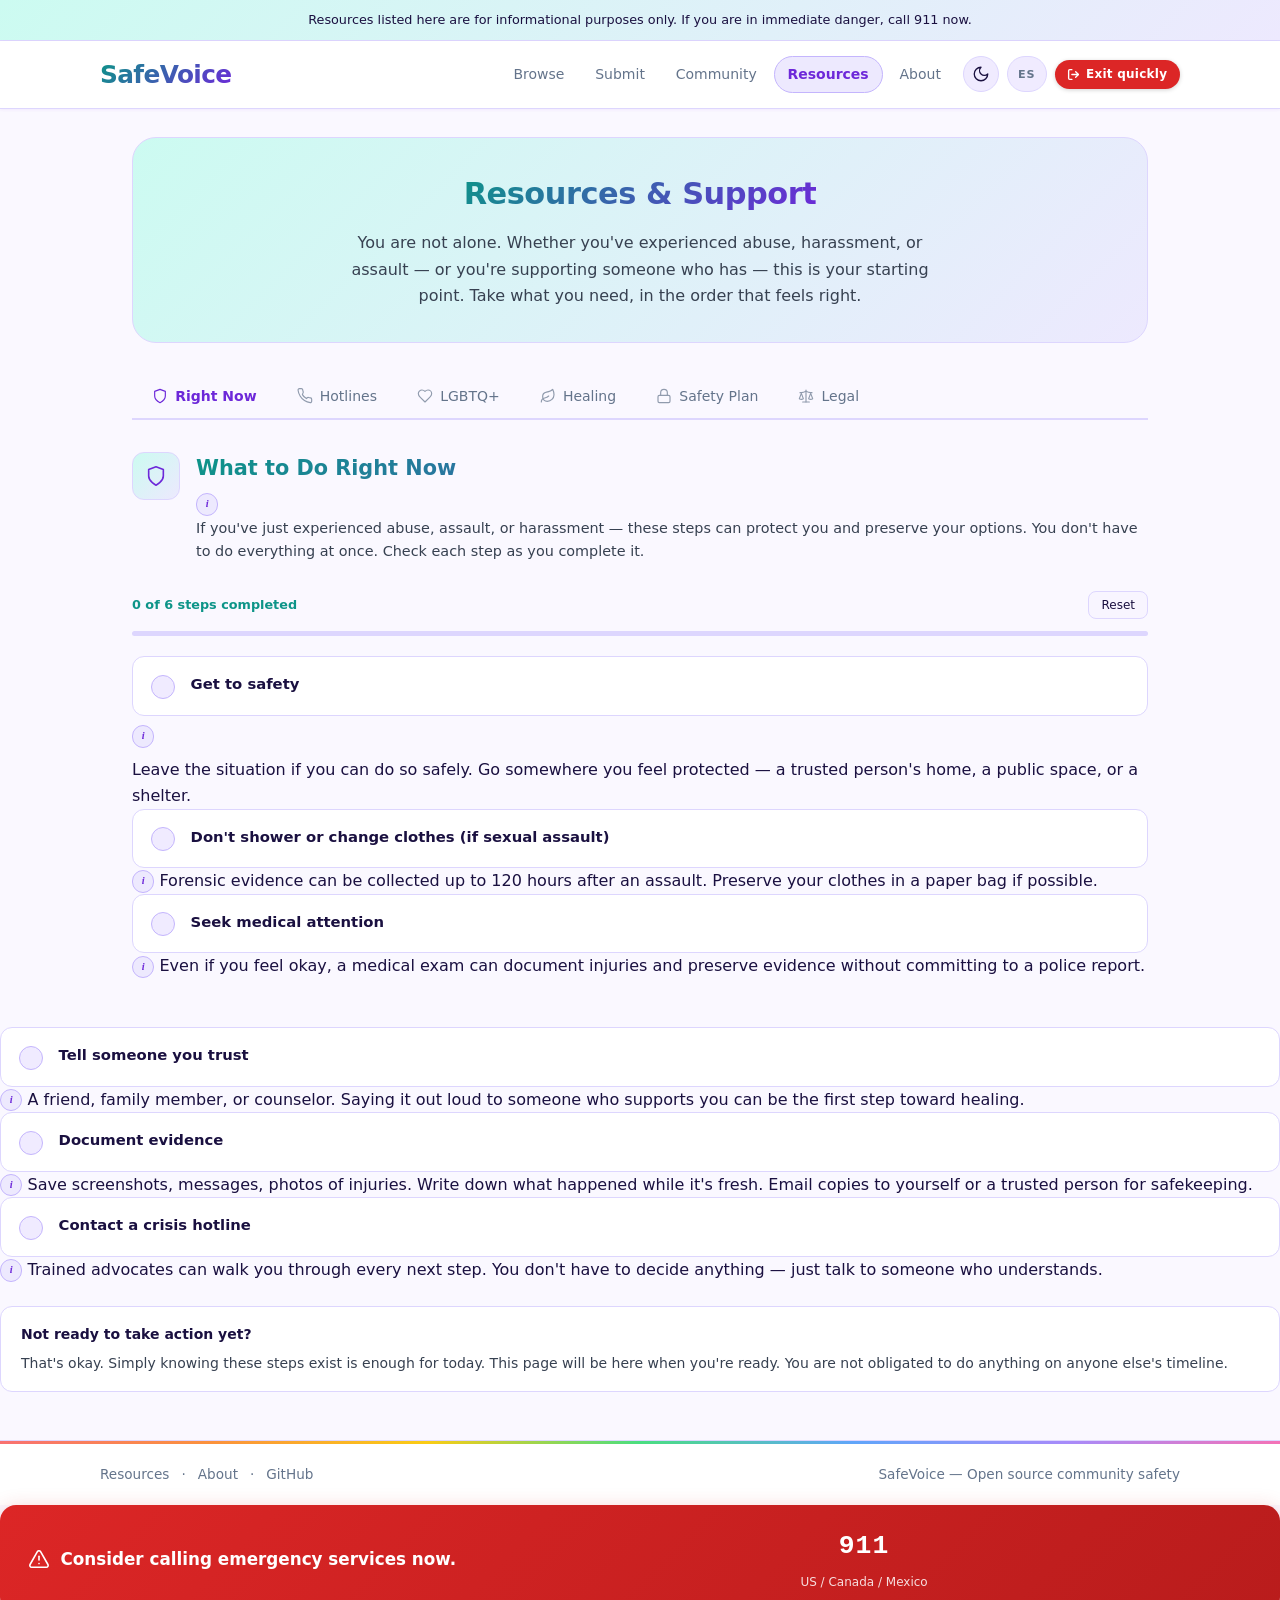
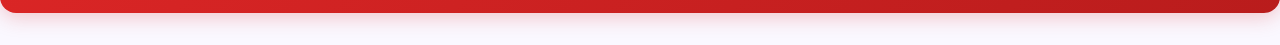
<file: resources.html>
<!DOCTYPE html>
<html lang="en">
<head>
  <meta charset="UTF-8" />
  <script>(function(){var t=localStorage.getItem('sv_theme');if(t==='dark'||t==='light')document.documentElement.setAttribute('data-theme',t);})()</script>
  <meta name="viewport" content="width=device-width, initial-scale=1.0" />
  <title>Resources &amp; Support | Recursos y Apoyo | SafeVoice</title>
  <meta name="description" content="Education, crisis hotlines, legal options, LGBTQ+ resources, and emotional support for survivors and community members." />
  <meta name="robots" content="index, follow" />
  <meta name="theme-color" content="#0d9488" />
  <meta property="og:type" content="article" />
  <meta property="og:title" content="Resources &amp; Support | SafeVoice" />
  <meta property="og:description" content="Hotlines, legal guidance, LGBTQ+ resources, and emotional support for survivors." />
  <meta property="og:site_name" content="SafeVoice" />
  <link rel="icon" type="image/svg+xml" href="favicon.svg" />
  <link rel="shortcut icon" href="favicon.svg" />
  <link rel="stylesheet" href="styles.css" />
  <script src="i18n.js"></script>
  <style>
    @media print {
      header, footer, .disclaimer, .resource-tab-nav, .resource-tab-btn:not(.active) { display: none !important; }
      .resource-pane { display: block !important; }
      body { background: white; color: black; }
    }
  </style>
</head>
<body>

  <div class="disclaimer">
    <span data-i18n="disclaimer.resources">Resources listed here are for informational purposes only. If you are in immediate danger, call 911 now.</span>
  </div>

  <header>
    <div class="container header-inner">
      <div class="site-logo">
        <div class="site-title-wrap">
          <h1><a class="site-title-link" href="index.html#/browse"><span class="site-name-gradient">SafeVoice</span></a></h1>
        </div>
      </div>
      <div class="header-right">
        <nav>
          <a href="index.html#/browse" class="nav-link" data-i18n="nav.browse">Browse</a>
          <a href="index.html#/submit" class="nav-link" data-i18n="nav.submit">Submit</a>
          <a href="index.html#/community" class="nav-link" data-i18n="nav.community">Community</a>
          <a href="resources.html" class="nav-link active" data-i18n="nav.resources">Resources</a>
          <a href="about.html" class="nav-link" data-i18n="nav.about">About</a>
        </nav>
        <button class="theme-toggle" id="theme-toggle" onclick="toggleTheme()" aria-label="Toggle dark/light mode"></button>
        <button class="lang-toggle" id="lang-toggle" onclick="svToggleLanguage()" aria-label="Cambiar a Español" lang="es">ES</button>
        <button class="community-exit-btn" type="button"
          title="Quick exit: leaves this page immediately"
          onclick="window.location.href='https://weather.com'"
          aria-label="Exit quickly">
          <svg width="13" height="13" viewBox="0 0 24 24" fill="none" stroke="currentColor" stroke-width="2.5" stroke-linecap="round" stroke-linejoin="round" aria-hidden="true"><path d="M9 21H5a2 2 0 0 1-2-2V5a2 2 0 0 1 2-2h4"/><polyline points="16 17 21 12 16 7"/><line x1="21" y1="12" x2="9" y2="12"/></svg>
          <span data-i18n="flow.exit.btn">Exit quickly</span>
        </button>
      </div>
    </div>
  </header>

  <main>
    <div class="container" style="padding-top:1.75rem; padding-bottom:3rem;">

      <!-- Page header -->
      <div class="resources-hero">
        <h2 data-i18n="resources.hero.title">Resources &amp; Support</h2>
        <p data-i18n="resources.hero.desc">You are not alone. Whether you've experienced abuse, harassment, or assault — or you're supporting someone who has — this is your starting point. Take what you need, in the order that feels right.</p>
      </div>

      <!-- Tab navigation -->
      <nav class="resource-tab-nav" role="tablist" aria-label="Resource sections">
        <button class="resource-tab-btn active" role="tab" aria-selected="true" aria-controls="pane-immediate" onclick="showTab('immediate',this)">
          <svg width="16" height="16" viewBox="0 0 24 24" fill="none" stroke="currentColor" stroke-width="1.75" stroke-linecap="round" stroke-linejoin="round" aria-hidden="true"><path d="M12 22s8-4 8-10V5l-8-3-8 3v7c0 6 8 10 8 10z"/></svg>
          <span class="tab-label" data-i18n="tab.immediate">Right Now</span>
        </button>
        <button class="resource-tab-btn" id="tab-hotlines" role="tab" aria-selected="false" aria-controls="pane-hotlines" onclick="showTab('hotlines',this)">
          <svg width="16" height="16" viewBox="0 0 24 24" fill="none" stroke="currentColor" stroke-width="1.75" stroke-linecap="round" stroke-linejoin="round" aria-hidden="true"><path d="M22 16.92v3a2 2 0 0 1-2.18 2 19.79 19.79 0 0 1-8.63-3.07A19.5 19.5 0 0 1 4.69 12 19.79 19.79 0 0 1 1.62 3.36 2 2 0 0 1 3.6 1h3a2 2 0 0 1 2 1.72 12.84 12.84 0 0 0 .7 2.81 2 2 0 0 1-.45 2.11L8.09 9.91a16 16 0 0 0 6 6l1.27-1.27a2 2 0 0 1 2.11-.45 12.84 12.84 0 0 0 2.81.7A2 2 0 0 1 22 16.92z"/></svg>
          <span class="tab-label" data-i18n="tab.hotlines">Hotlines</span>
        </button>
        <button class="resource-tab-btn" role="tab" aria-selected="false" aria-controls="pane-lgbtq" onclick="showTab('lgbtq',this)">
          <svg width="16" height="16" viewBox="0 0 24 24" fill="none" stroke="currentColor" stroke-width="1.75" stroke-linecap="round" stroke-linejoin="round" aria-hidden="true"><path d="M19 14c1.49-1.46 3-3.21 3-5.5A5.5 5.5 0 0 0 16.5 3c-1.76 0-3 .5-4.5 2-1.5-1.5-2.74-2-4.5-2A5.5 5.5 0 0 0 2 8.5c0 2.3 1.5 4.05 3 5.5l7 7Z"/></svg>
          <span class="tab-label" data-i18n="tab.lgbtq">LGBTQ+</span>
        </button>
        <button class="resource-tab-btn" role="tab" aria-selected="false" aria-controls="pane-healing" onclick="showTab('healing',this)">
          <svg width="16" height="16" viewBox="0 0 24 24" fill="none" stroke="currentColor" stroke-width="1.75" stroke-linecap="round" stroke-linejoin="round" aria-hidden="true"><path d="M11 20A7 7 0 0 1 9.8 6.1C15.5 5 17 4.48 19 2c1 2 2 4.18 2 8 0 5.5-4.78 10-10 10z"/><path d="M2 21c0-3 1.85-5.36 5.08-6C9.5 14.52 12 13 13 12"/></svg>
          <span class="tab-label" data-i18n="tab.healing">Healing</span>
        </button>
        <button class="resource-tab-btn" role="tab" aria-selected="false" aria-controls="pane-safety" onclick="showTab('safety',this)">
          <svg width="16" height="16" viewBox="0 0 24 24" fill="none" stroke="currentColor" stroke-width="1.75" stroke-linecap="round" stroke-linejoin="round" aria-hidden="true"><rect x="3" y="11" width="18" height="11" rx="2" ry="2"/><path d="M7 11V7a5 5 0 0 1 10 0v4"/></svg>
          <span class="tab-label" data-i18n="tab.safety">Safety Plan</span>
        </button>
        <button class="resource-tab-btn" role="tab" aria-selected="false" aria-controls="pane-legal" onclick="showTab('legal',this)">
          <svg width="16" height="16" viewBox="0 0 24 24" fill="none" stroke="currentColor" stroke-width="1.75" stroke-linecap="round" stroke-linejoin="round" aria-hidden="true"><path d="m16 16 3-8 3 8c-.87.65-1.92 1-3 1s-2.13-.35-3-1Z"/><path d="m2 16 3-8 3 8c-.87.65-1.92 1-3 1s-2.13-.35-3-1Z"/><path d="M7 21h10"/><path d="M12 3v18"/><path d="M3 7h2c2 0 5-1 7-2 2 1 5 2 7 2h2"/></svg>
          <span class="tab-label" data-i18n="tab.legal">Legal</span>
        </button>
      </nav>

      <!-- ══════════ TAB 1: IMMEDIATE STEPS ══════════ -->
      <div id="pane-immediate" class="resource-pane active" role="tabpanel">
        <div class="resource-pane-header">
          <div class="resource-pane-icon">
            <svg width="22" height="22" viewBox="0 0 24 24" fill="none" stroke="currentColor" stroke-width="1.75" stroke-linecap="round" stroke-linejoin="round" aria-hidden="true"><path d="M12 22s8-4 8-10V5l-8-3-8 3v7c0 6 8 10 8 10z"/></svg>
          </div>
          <div class="resource-pane-title">
            <h3 data-i18n="immediate.title">What to Do Right Now</h3> <button class="info-btn" onclick="openModal('modal-res-immediate')" aria-label="About this section">i</button>
            <p data-i18n="immediate.desc">If you've just experienced abuse, assault, or harassment — these steps can protect you and preserve your options. You don't have to do everything at once. Check each step as you complete it.</p>
          </div>
        </div>

        <div class="checklist-meta">
          <span class="checklist-progress-text" id="checklist-progress" data-i18n="immediate.progress">0 of 6 steps completed</span>
          <button type="button" onclick="resetChecklist()" style="font-size:0.75rem;padding:0.3rem 0.75rem;" data-i18n="immediate.reset">Reset</button>
        </div>
        <div class="progress-bar"><div class="progress-fill" id="checklist-bar" style="width:0%"></div></div>

        <div class="interactive-checklist" id="checklist">
          <button type="button" class="checklist-item" onclick="toggleCheck(this,0)" aria-pressed="false">
            <div class="check-circle" aria-hidden="true"><svg width="12" height="12" viewBox="0 0 24 24" fill="none" stroke="currentColor" stroke-width="3" stroke-linecap="round" stroke-linejoin="round"><polyline points="20 6 9 17 4 12"/></svg></div>
            <div class="checklist-item-body">
              <strong data-i18n="immediate.step1.title">Get to safety</strong> <button class="info-btn" onclick="event.stopPropagation();openModal('modal-step-safety')" aria-label="Why this step matters">i</button>
              <span data-i18n="immediate.step1.desc">Leave the situation if you can do so safely. Go somewhere you feel protected — a trusted person's home, a public space, or a shelter.</span>
            </div>
          </button>
          <button type="button" class="checklist-item" onclick="toggleCheck(this,1)" aria-pressed="false">
            <div class="check-circle" aria-hidden="true"><svg width="12" height="12" viewBox="0 0 24 24" fill="none" stroke="currentColor" stroke-width="3" stroke-linecap="round" stroke-linejoin="round"><polyline points="20 6 9 17 4 12"/></svg></div>
            <div class="checklist-item-body">
              <strong data-i18n="immediate.step2.title">Don't shower or change clothes (if sexual assault)</strong> <button class="info-btn" onclick="event.stopPropagation();openModal('modal-step-preserve')" aria-label="Why this step matters">i</button>
              <span data-i18n="immediate.step2.desc">Forensic evidence can be collected up to 120 hours after an assault. Preserve your clothes in a paper bag if possible.</span>
            </div>
          </button>
          <button type="button" class="checklist-item" onclick="toggleCheck(this,2)" aria-pressed="false">
            <div class="check-circle" aria-hidden="true"><svg width="12" height="12" viewBox="0 0 24 24" fill="none" stroke="currentColor" stroke-width="3" stroke-linecap="round" stroke-linejoin="round"><polyline points="20 6 9 17 4 12"/></svg></div>
            <div class="checklist-item-body">
              <strong data-i18n="immediate.step3.title">Seek medical attention</strong> <button class="info-btn" onclick="event.stopPropagation();openModal('modal-step-medical')" aria-label="Why this step matters">i</button>
              <span data-i18n="immediate.step3.desc">Even if you feel okay, a medical exam can document injuries and preserve evidence without committing to a police report.</span>
            </div>
          </button>
          <button type="button" class="checklist-item" onclick="toggleCheck(this,3)" aria-pressed="false">
            <div class="check-circle" aria-hidden="true"><svg width="12" height="12" viewBox="0 0 24 24" fill="none" stroke="currentColor" stroke-width="3" stroke-linecap="round" stroke-linejoin="round"><polyline points="20 6 9 17 4 12"/></svg></div>
            <div class="checklist-item-body">
              <strong data-i18n="immediate.step4.title">Tell someone you trust</strong> <button class="info-btn" onclick="event.stopPropagation();openModal('modal-step-tell')" aria-label="Why this step matters">i</button>
              <span data-i18n="immediate.step4.desc">A friend, family member, or counselor. Saying it out loud to someone who supports you can be the first step toward healing.</span>
            </div>
          </button>
          <button type="button" class="checklist-item" onclick="toggleCheck(this,4)" aria-pressed="false">
            <div class="check-circle" aria-hidden="true"><svg width="12" height="12" viewBox="0 0 24 24" fill="none" stroke="currentColor" stroke-width="3" stroke-linecap="round" stroke-linejoin="round"><polyline points="20 6 9 17 4 12"/></svg></div>
            <div class="checklist-item-body">
              <strong data-i18n="immediate.step5.title">Document evidence</strong> <button class="info-btn" onclick="event.stopPropagation();openModal('modal-step-document')" aria-label="Why this step matters">i</button>
              <span data-i18n="immediate.step5.desc">Save screenshots, messages, photos of injuries. Write down what happened while it's fresh. Email copies to yourself or a trusted person for safekeeping.</span>
            </div>
          </button>
          <button type="button" class="checklist-item" onclick="toggleCheck(this,5)" aria-pressed="false">
            <div class="check-circle" aria-hidden="true"><svg width="12" height="12" viewBox="0 0 24 24" fill="none" stroke="currentColor" stroke-width="3" stroke-linecap="round" stroke-linejoin="round"><polyline points="20 6 9 17 4 12"/></svg></div>
            <div class="checklist-item-body">
              <strong data-i18n="immediate.step6.title">Contact a crisis hotline</strong> <button class="info-btn" onclick="event.stopPropagation();openModal('modal-step-hotline')" aria-label="Why this step matters">i</button>
              <span data-i18n="immediate.step6.desc">Trained advocates can walk you through every next step. You don't have to decide anything — just talk to someone who understands.</span>
            </div>
          </button>
        </div>

        <div class="checklist-done-callout" id="checklist-done" data-i18n="immediate.done">
          You've completed all six steps. That took real courage. A crisis advocate can help you decide what to do next — see the Hotlines tab. You are not alone.
        </div>

        <div style="margin-top:1.5rem;padding:1rem 1.25rem;background:var(--panel);border:1px solid var(--border);border-radius:var(--radius);font-size:0.875rem;color:var(--text-2);line-height:1.6;">
          <strong style="display:block;margin-bottom:0.4rem;color:var(--text);" data-i18n="immediate.notready.title">Not ready to take action yet?</strong>
          <span data-i18n="immediate.notready.desc">That's okay. Simply knowing these steps exist is enough for today. This page will be here when you're ready. You are not obligated to do anything on anyone else's timeline.</span>
        </div>
      </div>

      <!-- ══════════ TAB 2: HOTLINES ══════════ -->
      <div id="pane-hotlines" class="resource-pane" role="tabpanel" aria-labelledby="tab-hotlines" tabindex="0">
        <div class="resource-pane-header">
          <div class="resource-pane-icon">
            <svg width="22" height="22" viewBox="0 0 24 24" fill="none" stroke="currentColor" stroke-width="1.75" stroke-linecap="round" stroke-linejoin="round" aria-hidden="true"><path d="M22 16.92v3a2 2 0 0 1-2.18 2 19.79 19.79 0 0 1-8.63-3.07A19.5 19.5 0 0 1 4.69 12 19.79 19.79 0 0 1 1.62 3.36 2 2 0 0 1 3.6 1h3a2 2 0 0 1 2 1.72 12.84 12.84 0 0 0 .7 2.81 2 2 0 0 1-.45 2.11L8.09 9.91a16 16 0 0 0 6 6l1.27-1.27a2 2 0 0 1 2.11-.45 12.84 12.84 0 0 0 2.81.7A2 2 0 0 1 22 16.92z"/></svg>
          </div>
          <div class="resource-pane-title">
            <h3 data-i18n="hotlines.title">Crisis Hotlines</h3> <button class="info-btn" onclick="openModal('modal-res-hotlines')" aria-label="About this section">i</button>
            <p data-i18n="hotlines.desc">Free, confidential, available 24/7. You do not need to be in crisis to call — they are there for any level of distress. Calls do not appear on most phone bills when called from a landline.</p>
          </div>
        </div>

        <div class="hotline-group-label" data-i18n="hotlines.group.us">United States</div> <button class="info-btn" onclick="openModal('modal-hl-us')" aria-label="About US hotlines">i</button>
        <div class="hotline-cards">
          <div class="hotline-card">
            <div class="hotline-card-icon"><svg width="20" height="20" viewBox="0 0 24 24" fill="none" stroke="currentColor" stroke-width="1.75" stroke-linecap="round" stroke-linejoin="round" aria-hidden="true"><path d="M22 16.92v3a2 2 0 0 1-2.18 2 19.79 19.79 0 0 1-8.63-3.07A19.5 19.5 0 0 1 4.69 12 19.79 19.79 0 0 1 1.62 3.36 2 2 0 0 1 3.6 1h3a2 2 0 0 1 2 1.72 12.84 12.84 0 0 0 .7 2.81 2 2 0 0 1-.45 2.11L8.09 9.91a16 16 0 0 0 6 6l1.27-1.27a2 2 0 0 1 2.11-.45 12.84 12.84 0 0 0 2.81.7A2 2 0 0 1 22 16.92z"/></svg></div>
            <div>
              <h4 class="hotline-card-name">National Sexual Assault Hotline (RAINN)</h4>
              <div class="hotline-card-number"><a href="tel:18006564673" aria-label="Call RAINN National Sexual Assault Hotline at 1-800-656-4673">1-800-656-4673</a></div>
              <div class="hotline-card-desc">Talk with a trained staff member. Live chat at <a href="https://www.rainn.org" rel="noopener noreferrer" target="_blank" aria-label="Visit RAINN website for live chat (opens in new tab)">rainn.org</a> — 24/7</div>
            </div>
          </div>
          <div class="hotline-card">
            <div class="hotline-card-icon"><svg width="20" height="20" viewBox="0 0 24 24" fill="none" stroke="currentColor" stroke-width="1.75" stroke-linecap="round" stroke-linejoin="round" aria-hidden="true"><path d="M3 9l9-7 9 7v11a2 2 0 0 1-2 2H5a2 2 0 0 1-2-2z"/><polyline points="9 22 9 12 15 12 15 22"/></svg></div>
            <div>
              <h4 class="hotline-card-name">National Domestic Violence Hotline</h4>
              <div class="hotline-card-number"><a href="tel:18007997233" aria-label="Call National Domestic Violence Hotline at 1-800-799-7233">1-800-799-7233</a></div>
              <div class="hotline-card-desc">Or text START to 88788. Live chat at <a href="https://www.thehotline.org" rel="noopener noreferrer" target="_blank" aria-label="Visit National Domestic Violence Hotline live chat (opens in new tab)">thehotline.org</a> — 24/7</div>
            </div>
          </div>
          <div class="hotline-card">
            <div class="hotline-card-icon"><svg width="20" height="20" viewBox="0 0 24 24" fill="none" stroke="currentColor" stroke-width="1.75" stroke-linecap="round" stroke-linejoin="round" aria-hidden="true"><path d="M21 15a2 2 0 0 1-2 2H7l-4 4V5a2 2 0 0 1 2-2h14a2 2 0 0 1 2 2z"/></svg></div>
            <div>
              <h4 class="hotline-card-name">Crisis Text Line</h4>
              <div class="hotline-card-number">Text <strong>HOME</strong> to 741741</div>
              <div class="hotline-card-desc">Free crisis counseling by text for any crisis — 24/7, no voice call required</div>
            </div>
          </div>
          <div class="hotline-card">
            <div class="hotline-card-icon"><svg width="20" height="20" viewBox="0 0 24 24" fill="none" stroke="currentColor" stroke-width="1.75" stroke-linecap="round" stroke-linejoin="round" aria-hidden="true"><path d="M22 16.92v3a2 2 0 0 1-2.18 2 19.79 19.79 0 0 1-8.63-3.07A19.5 19.5 0 0 1 4.69 12 19.79 19.79 0 0 1 1.62 3.36 2 2 0 0 1 3.6 1h3a2 2 0 0 1 2 1.72 12.84 12.84 0 0 0 .7 2.81 2 2 0 0 1-.45 2.11L8.09 9.91a16 16 0 0 0 6 6l1.27-1.27a2 2 0 0 1 2.11-.45 12.84 12.84 0 0 0 2.81.7A2 2 0 0 1 22 16.92z"/></svg></div>
            <div>
              <h4 class="hotline-card-name">988 Suicide &amp; Crisis Lifeline</h4>
              <div class="hotline-card-number"><a href="tel:988" aria-label="Call 988 Suicide and Crisis Lifeline">988</a></div>
              <div class="hotline-card-desc">Call or text 988 for anyone in emotional distress or suicidal crisis — 24/7. En Español disponible.</div>
            </div>
          </div>
          <div class="hotline-card">
            <div class="hotline-card-icon"><svg width="20" height="20" viewBox="0 0 24 24" fill="none" stroke="currentColor" stroke-width="1.75" stroke-linecap="round" stroke-linejoin="round" aria-hidden="true"><path d="M17 21v-2a4 4 0 0 0-4-4H5a4 4 0 0 0-4 4v2"/><circle cx="9" cy="7" r="4"/><path d="M23 21v-2a4 4 0 0 0-3-3.87"/><path d="M16 3.13a4 4 0 0 1 0 7.75"/></svg></div>
            <div>
              <h4 class="hotline-card-name">Childhelp National Child Abuse Hotline</h4>
              <div class="hotline-card-number"><a href="tel:18004224453" aria-label="Call Childhelp National Child Abuse Hotline at 1-800-422-4453">1-800-422-4453</a></div>
              <div class="hotline-card-desc">For children and adults — crisis intervention and local referrals — 24/7</div>
            </div>
          </div>
          <div class="hotline-card">
            <div class="hotline-card-icon"><svg width="20" height="20" viewBox="0 0 24 24" fill="none" stroke="currentColor" stroke-width="1.75" stroke-linecap="round" stroke-linejoin="round" aria-hidden="true"><path d="M22 16.92v3a2 2 0 0 1-2.18 2 19.79 19.79 0 0 1-8.63-3.07A19.5 19.5 0 0 1 4.69 12 19.79 19.79 0 0 1 1.62 3.36 2 2 0 0 1 3.6 1h3a2 2 0 0 1 2 1.72 12.84 12.84 0 0 0 .7 2.81 2 2 0 0 1-.45 2.11L8.09 9.91a16 16 0 0 0 6 6l1.27-1.27a2 2 0 0 1 2.11-.45 12.84 12.84 0 0 0 2.81.7A2 2 0 0 1 22 16.92z"/></svg></div>
            <div>
              <h4 class="hotline-card-name">StrongHearts Native Helpline</h4>
              <div class="hotline-card-number"><a href="tel:18443627774" aria-label="Call StrongHearts Native Helpline at 1-844-762-8483">1-844-762-8483</a></div>
              <div class="hotline-card-desc">Culturally appropriate DV &amp; sexual violence support for Native Americans &amp; Alaska Natives — 24/7</div>
            </div>
          </div>
        </div>

        <div class="hotline-group-label" style="margin-top:0.5rem;" data-i18n="hotlines.group.lgbtq">LGBTQ+ Specific Lines</div> <button class="info-btn" onclick="openModal('modal-hl-lgbtq')" aria-label="About LGBTQ+ hotlines">i</button>
        <div class="hotline-cards">
          <div class="hotline-card">
            <div class="hotline-card-icon" style="background:var(--pink-soft);color:var(--pink);"><svg width="20" height="20" viewBox="0 0 24 24" fill="none" stroke="currentColor" stroke-width="1.75" stroke-linecap="round" stroke-linejoin="round" aria-hidden="true"><path d="M22 16.92v3a2 2 0 0 1-2.18 2 19.79 19.79 0 0 1-8.63-3.07A19.5 19.5 0 0 1 4.69 12 19.79 19.79 0 0 1 1.62 3.36 2 2 0 0 1 3.6 1h3a2 2 0 0 1 2 1.72 12.84 12.84 0 0 0 .7 2.81 2 2 0 0 1-.45 2.11L8.09 9.91a16 16 0 0 0 6 6l1.27-1.27a2 2 0 0 1 2.11-.45 12.84 12.84 0 0 0 2.81.7A2 2 0 0 1 22 16.92z"/></svg></div>
            <div>
              <h4 class="hotline-card-name">The Trevor Project (LGBTQ+ youth, under 25)</h4>
              <div class="hotline-card-number"><a href="tel:18664887386" aria-label="Call The Trevor Project at 1-866-488-7386">1-866-488-7386</a></div>
              <div class="hotline-card-desc">Crisis intervention for LGBTQ+ youth. TrevorChat and TrevorText (text START to 678-678) also available — 24/7</div>
            </div>
          </div>
          <div class="hotline-card">
            <div class="hotline-card-icon" style="background:var(--pink-soft);color:var(--pink);"><svg width="20" height="20" viewBox="0 0 24 24" fill="none" stroke="currentColor" stroke-width="1.75" stroke-linecap="round" stroke-linejoin="round" aria-hidden="true"><path d="M17 21v-2a4 4 0 0 0-4-4H5a4 4 0 0 0-4 4v2"/><circle cx="9" cy="7" r="4"/><path d="M23 21v-2a4 4 0 0 0-3-3.87"/><path d="M16 3.13a4 4 0 0 1 0 7.75"/></svg></div>
            <div>
              <h4 class="hotline-card-name">Trans Lifeline</h4>
              <div class="hotline-card-number"><a href="tel:18775658860" aria-label="Call Trans Lifeline US at 1-877-565-8860">1-877-565-8860</a> (US) &nbsp;·&nbsp; <a href="tel:18773307290" aria-label="Call Trans Lifeline Canada at 1-877-330-6366">1-877-330-6366</a> (CA)</div>
              <div class="hotline-card-desc">Peer support run by and for trans people. Staffed by trans operators — 24/7</div>
            </div>
          </div>
          <div class="hotline-card">
            <div class="hotline-card-icon" style="background:var(--pink-soft);color:var(--pink);"><svg width="20" height="20" viewBox="0 0 24 24" fill="none" stroke="currentColor" stroke-width="1.75" stroke-linecap="round" stroke-linejoin="round" aria-hidden="true"><path d="M22 16.92v3a2 2 0 0 1-2.18 2 19.79 19.79 0 0 1-8.63-3.07A19.5 19.5 0 0 1 4.69 12 19.79 19.79 0 0 1 1.62 3.36 2 2 0 0 1 3.6 1h3a2 2 0 0 1 2 1.72 12.84 12.84 0 0 0 .7 2.81 2 2 0 0 1-.45 2.11L8.09 9.91a16 16 0 0 0 6 6l1.27-1.27a2 2 0 0 1 2.11-.45 12.84 12.84 0 0 0 2.81.7A2 2 0 0 1 22 16.92z"/></svg></div>
            <div>
              <h4 class="hotline-card-name">LGBT National Help Center</h4>
              <div class="hotline-card-number"><a href="tel:18888434564" aria-label="Call LGBT National Help Center at 1-888-843-4564">1-888-843-4564</a></div>
              <div class="hotline-card-desc">Peer support for all ages and all LGBTQ+ identities. Mon–Fri 1–9pm PT, Sat 9am–2pm PT</div>
            </div>
          </div>
          <div class="hotline-card">
            <div class="hotline-card-icon" style="background:var(--pink-soft);color:var(--pink);"><svg width="20" height="20" viewBox="0 0 24 24" fill="none" stroke="currentColor" stroke-width="1.75" stroke-linecap="round" stroke-linejoin="round" aria-hidden="true"><path d="M17 21v-2a4 4 0 0 0-4-4H5a4 4 0 0 0-4 4v2"/><circle cx="9" cy="7" r="4"/><path d="M23 21v-2a4 4 0 0 0-3-3.87"/><path d="M16 3.13a4 4 0 0 1 0 7.75"/></svg></div>
            <div>
              <h4 class="hotline-card-name">GLBT National Youth Talkline (under 25)</h4>
              <div class="hotline-card-number"><a href="tel:18002467743" aria-label="Call GLBT National Youth Talkline at 1-800-246-7743">1-800-246-7743</a></div>
              <div class="hotline-card-desc">Peer support for youth — Mon–Fri 4pm–12am ET, Sat 12–5pm ET</div>
            </div>
          </div>
          <div class="hotline-card">
            <div class="hotline-card-icon" style="background:var(--pink-soft);color:var(--pink);"><svg width="20" height="20" viewBox="0 0 24 24" fill="none" stroke="currentColor" stroke-width="1.75" stroke-linecap="round" stroke-linejoin="round" aria-hidden="true"><path d="M3 9l9-7 9 7v11a2 2 0 0 1-2 2H5a2 2 0 0 1-2-2z"/><polyline points="9 22 9 12 15 12 15 22"/></svg></div>
            <div>
              <h4 class="hotline-card-name">FORGE (For LGBTQ+ survivors of sexual violence)</h4>
              <div class="hotline-card-number"><a href="https://forge-forward.org" rel="noopener noreferrer" target="_blank" aria-label="Visit FORGE website (opens in new tab)">forge-forward.org</a></div>
              <div class="hotline-card-desc">Specialized support for transgender and gender non-conforming survivors of sexual violence — referrals and resources</div>
            </div>
          </div>
          <div class="hotline-card">
            <div class="hotline-card-icon" style="background:var(--pink-soft);color:var(--pink);"><svg width="20" height="20" viewBox="0 0 24 24" fill="none" stroke="currentColor" stroke-width="1.75" stroke-linecap="round" stroke-linejoin="round" aria-hidden="true"><path d="M22 16.92v3a2 2 0 0 1-2.18 2 19.79 19.79 0 0 1-8.63-3.07A19.5 19.5 0 0 1 4.69 12 19.79 19.79 0 0 1 1.62 3.36 2 2 0 0 1 3.6 1h3a2 2 0 0 1 2 1.72 12.84 12.84 0 0 0 .7 2.81 2 2 0 0 1-.45 2.11L8.09 9.91a16 16 0 0 0 6 6l1.27-1.27a2 2 0 0 1 2.11-.45 12.84 12.84 0 0 0 2.81.7A2 2 0 0 1 22 16.92z"/></svg></div>
            <div>
              <h4 class="hotline-card-name">The Network / La Red (LGBTQ+ DV)</h4>
              <div class="hotline-card-number"><a href="tel:16174229550" aria-label="Call The Network / La Red at 617-742-4911">617-742-4911</a></div>
              <div class="hotline-card-desc">Domestic violence support for LGBTQ+ people, polyamorous communities, and kink communities — hotline, shelter, and legal advocacy</div>
            </div>
          </div>
        </div>

        <div class="hotline-group-label" style="margin-top:0.5rem;" data-i18n="hotlines.group.ca">Canada</div> <button class="info-btn" onclick="openModal('modal-hl-ca')" aria-label="About Canadian hotlines">i</button>
        <div class="hotline-cards">
          <div class="hotline-card">
            <div class="hotline-card-icon"><svg width="20" height="20" viewBox="0 0 24 24" fill="none" stroke="currentColor" stroke-width="1.75" stroke-linecap="round" stroke-linejoin="round" aria-hidden="true"><circle cx="12" cy="12" r="10"/><path d="M12 2a15.3 15.3 0 0 1 4 10 15.3 15.3 0 0 1-4 10 15.3 15.3 0 0 1-4-10 15.3 15.3 0 0 1 4-10z"/><path d="M2 12h20"/></svg></div>
            <div>
              <h4 class="hotline-card-name">Assaulted Women's Helpline</h4>
              <div class="hotline-card-number"><a href="tel:18668630511" aria-label="Call Assaulted Women's Helpline at 1-866-863-0511">1-866-863-0511</a></div>
              <div class="hotline-card-desc">Available in 154 languages — 24/7. TTY: 1-866-863-7868</div>
            </div>
          </div>
          <div class="hotline-card">
            <div class="hotline-card-icon"><svg width="20" height="20" viewBox="0 0 24 24" fill="none" stroke="currentColor" stroke-width="1.75" stroke-linecap="round" stroke-linejoin="round" aria-hidden="true"><path d="M22 16.92v3a2 2 0 0 1-2.18 2 19.79 19.79 0 0 1-8.63-3.07A19.5 19.5 0 0 1 4.69 12 19.79 19.79 0 0 1 1.62 3.36 2 2 0 0 1 3.6 1h3a2 2 0 0 1 2 1.72 12.84 12.84 0 0 0 .7 2.81 2 2 0 0 1-.45 2.11L8.09 9.91a16 16 0 0 0 6 6l1.27-1.27a2 2 0 0 1 2.11-.45 12.84 12.84 0 0 0 2.81.7A2 2 0 0 1 22 16.92z"/></svg></div>
            <div>
              <h4 class="hotline-card-name">Kids Help Phone</h4>
              <div class="hotline-card-number"><a href="tel:18006686868" aria-label="Call Kids Help Phone at 1-800-668-6868">1-800-668-6868</a></div>
              <div class="hotline-card-desc">Canada's only 24/7 counselling service for young people. Also text CONNECT to 686868 — bilingual (EN/FR)</div>
            </div>
          </div>
          <div class="hotline-card">
            <div class="hotline-card-icon" style="background:var(--pink-soft);color:var(--pink);"><svg width="20" height="20" viewBox="0 0 24 24" fill="none" stroke="currentColor" stroke-width="1.75" stroke-linecap="round" stroke-linejoin="round" aria-hidden="true"><path d="M19 14c1.49-1.46 3-3.21 3-5.5A5.5 5.5 0 0 0 16.5 3c-1.76 0-3 .5-4.5 2-1.5-1.5-2.74-2-4.5-2A5.5 5.5 0 0 0 2 8.5c0 2.3 1.5 4.05 3 5.5l7 7Z"/></svg></div>
            <div>
              <h4 class="hotline-card-name">Egale Canada — LGBTQ+ Support</h4>
              <div class="hotline-card-number"><a href="https://egale.ca" rel="noopener noreferrer" target="_blank" aria-label="Visit Egale Canada website (opens in new tab)">egale.ca</a></div>
              <div class="hotline-card-desc">Canada's leading LGBTQ+ rights org. Resources, referrals, and advocacy for LGBTQ+ people experiencing violence or discrimination</div>
            </div>
          </div>
          <div class="hotline-card">
            <div class="hotline-card-icon"><svg width="20" height="20" viewBox="0 0 24 24" fill="none" stroke="currentColor" stroke-width="1.75" stroke-linecap="round" stroke-linejoin="round" aria-hidden="true"><path d="M22 16.92v3a2 2 0 0 1-2.18 2 19.79 19.79 0 0 1-8.63-3.07A19.5 19.5 0 0 1 4.69 12 19.79 19.79 0 0 1 1.62 3.36 2 2 0 0 1 3.6 1h3a2 2 0 0 1 2 1.72 12.84 12.84 0 0 0 .7 2.81 2 2 0 0 1-.45 2.11L8.09 9.91a16 16 0 0 0 6 6l1.27-1.27a2 2 0 0 1 2.11-.45 12.84 12.84 0 0 0 2.81.7A2 2 0 0 1 22 16.92z"/></svg></div>
            <div>
              <h4 class="hotline-card-name">Suicide Crisis Helpline Canada</h4>
              <div class="hotline-card-number"><a href="tel:18334564566" aria-label="Call Suicide Crisis Helpline Canada at 1-833-456-4566">1-833-456-4566</a></div>
              <div class="hotline-card-desc">24/7 crisis support — bilingual (EN/FR). Text 45645 (4pm–12am ET)</div>
            </div>
          </div>
        </div>

        <div class="hotline-group-label" style="margin-top:0.5rem;" data-i18n="hotlines.group.mx">México</div> <button class="info-btn" onclick="openModal('modal-hl-mx')" aria-label="About Mexican hotlines">i</button>
        <div class="hotline-cards">
          <div class="hotline-card">
            <div class="hotline-card-icon"><svg width="20" height="20" viewBox="0 0 24 24" fill="none" stroke="currentColor" stroke-width="1.75" stroke-linecap="round" stroke-linejoin="round" aria-hidden="true"><path d="M22 16.92v3a2 2 0 0 1-2.18 2 19.79 19.79 0 0 1-8.63-3.07A19.5 19.5 0 0 1 4.69 12 19.79 19.79 0 0 1 1.62 3.36 2 2 0 0 1 3.6 1h3a2 2 0 0 1 2 1.72 12.84 12.84 0 0 0 .7 2.81 2 2 0 0 1-.45 2.11L8.09 9.91a16 16 0 0 0 6 6l1.27-1.27a2 2 0 0 1 2.11-.45 12.84 12.84 0 0 0 2.81.7A2 2 0 0 1 22 16.92z"/></svg></div>
            <div>
              <h4 class="hotline-card-name">INMUJERES — Línea de la Mujer</h4>
              <div class="hotline-card-number"><a href="tel:800911200" aria-label="Llamar a INMUJERES Línea de la Mujer al 800 911 2000">800 911 2000</a></div>
              <div class="hotline-card-desc">Atención a mujeres en situación de violencia — gratuita, 24/7. Instituto Nacional de las Mujeres</div>
            </div>
          </div>
          <div class="hotline-card">
            <div class="hotline-card-icon"><svg width="20" height="20" viewBox="0 0 24 24" fill="none" stroke="currentColor" stroke-width="1.75" stroke-linecap="round" stroke-linejoin="round" aria-hidden="true"><path d="M3 9l9-7 9 7v11a2 2 0 0 1-2 2H5a2 2 0 0 1-2-2z"/><polyline points="9 22 9 12 15 12 15 22"/></svg></div>
            <div>
              <h4 class="hotline-card-name">CNDH — Centro de Atención a Víctimas</h4>
              <div class="hotline-card-number"><a href="tel:8008002000" aria-label="Llamar a CNDH Centro de Atención a Víctimas al 800 800 2000">800 800 2000</a></div>
              <div class="hotline-card-desc">Comisión Nacional de los Derechos Humanos — asesoría y orientación a víctimas de delitos, 24/7</div>
            </div>
          </div>
          <div class="hotline-card">
            <div class="hotline-card-icon"><svg width="20" height="20" viewBox="0 0 24 24" fill="none" stroke="currentColor" stroke-width="1.75" stroke-linecap="round" stroke-linejoin="round" aria-hidden="true"><path d="M21 15a2 2 0 0 1-2 2H7l-4 4V5a2 2 0 0 1 2-2h14a2 2 0 0 1 2 2z"/></svg></div>
            <div>
              <h4 class="hotline-card-name">SAPTEL — Apoyo Emocional</h4>
              <div class="hotline-card-number"><a href="tel:525555259292" aria-label="Llamar a SAPTEL Apoyo Emocional al (55) 5259-8121">(55) 5259-8121</a></div>
              <div class="hotline-card-desc">Servicio de Apoyo Psicológico Telefónico — orientación emocional para cualquier crisis, 24/7 (Ciudad de México y área)</div>
            </div>
          </div>
          <div class="hotline-card">
            <div class="hotline-card-icon" style="background:var(--pink-soft);color:var(--pink);"><svg width="20" height="20" viewBox="0 0 24 24" fill="none" stroke="currentColor" stroke-width="1.75" stroke-linecap="round" stroke-linejoin="round" aria-hidden="true"><path d="M19 14c1.49-1.46 3-3.21 3-5.5A5.5 5.5 0 0 0 16.5 3c-1.76 0-3 .5-4.5 2-1.5-1.5-2.74-2-4.5-2A5.5 5.5 0 0 0 2 8.5c0 2.3 1.5 4.05 3 5.5l7 7Z"/></svg></div>
            <div>
              <h4 class="hotline-card-name">Letra S — Salud, Sexualidad y Sida (LGBTQ+)</h4>
              <div class="hotline-card-number"><a href="https://www.letraese.org.mx" rel="noopener noreferrer" target="_blank" aria-label="Visitar sitio web de Letra S en letraese.org.mx (abre en nueva pestaña)">letraese.org.mx</a></div>
              <div class="hotline-card-desc">Organización de derechos LGBTQ+ en México — información, apoyo y recursos para personas de la comunidad que han vivido violencia</div>
            </div>
          </div>
        </div>
      </div>

      <!-- ══════════ TAB 3: LGBTQ+ ══════════ -->
      <div id="pane-lgbtq" class="resource-pane" role="tabpanel">
        <div class="resource-pane-header">
          <div class="resource-pane-icon" style="color:var(--pink);">
            <svg width="22" height="22" viewBox="0 0 24 24" fill="none" stroke="currentColor" stroke-width="1.75" stroke-linecap="round" stroke-linejoin="round" aria-hidden="true"><path d="M19 14c1.49-1.46 3-3.21 3-5.5A5.5 5.5 0 0 0 16.5 3c-1.76 0-3 .5-4.5 2-1.5-1.5-2.74-2-4.5-2A5.5 5.5 0 0 0 2 8.5c0 2.3 1.5 4.05 3 5.5l7 7Z"/></svg>
          </div>
          <div class="resource-pane-title">
            <h3 data-i18n="lgbtq.title">LGBTQ+ Resources &amp; Support</h3> <button class="info-btn" onclick="openModal('modal-res-lgbtq')" aria-label="About this section">i</button>
            <p data-i18n="lgbtq.desc">Abuse happens in every community. LGBTQ+ survivors face unique barriers — including fear of being outed, discrimination by law enforcement, and difficulty finding affirming services. You deserve support that fully sees and respects who you are.</p>
          </div>
        </div>

        <div class="support-callout" style="margin-bottom:1.5rem;">
          <p data-i18n="lgbtq.callout"><strong>You deserve support regardless of your gender identity, sexual orientation, or relationship structure.</strong> Being LGBTQ+ does not make abuse more acceptable — and it does not mean you have to face it alone.</p>
        </div>

        <!-- Hotlines note -->
        <div style="margin-bottom:1.5rem;padding:0.875rem 1.1rem;background:var(--pink-soft);border:1px solid var(--pink);border-radius:var(--radius);font-size:0.875rem;display:flex;gap:0.65rem;align-items:flex-start;line-height:1.55;">
          <svg width="18" height="18" viewBox="0 0 24 24" fill="none" stroke="currentColor" stroke-width="1.75" stroke-linecap="round" stroke-linejoin="round" aria-hidden="true" style="color:var(--pink);flex-shrink:0;margin-top:0.1rem;"><path d="M22 16.92v3a2 2 0 0 1-2.18 2 19.79 19.79 0 0 1-8.63-3.07A19.5 19.5 0 0 1 4.69 12 19.79 19.79 0 0 1 1.62 3.36 2 2 0 0 1 3.6 1h3a2 2 0 0 1 2 1.72 12.84 12.84 0 0 0 .7 2.81 2 2 0 0 1-.45 2.11L8.09 9.91a16 16 0 0 0 6 6l1.27-1.27a2 2 0 0 1 2.11-.45 12.84 12.84 0 0 0 2.81.7A2 2 0 0 1 22 16.92z"/></svg>
          <span>Looking for crisis phone lines? All LGBTQ+ hotlines (Trevor Project, Trans Lifeline, LGBT National Help Center, and more) are on the <button type="button" onclick="showTab('hotlines',document.querySelector('[aria-controls=pane-hotlines]'))" style="border:none;background:none;color:var(--teal);font-weight:600;cursor:pointer;padding:0;font-size:inherit;text-decoration:underline;">Hotlines tab →</button></span>
        </div>

        <!-- Organizations: US -->
        <div class="section-label" data-i18n="lgbtq.section.us">Organizations &amp; Advocacy (United States)</div> <button class="info-btn" onclick="openModal('modal-lgbtq-us')" aria-label="About US LGBTQ+ organizations">i</button>
        <div class="org-grid">
          <div class="org-card">
            <div class="org-card-name">PFLAG</div>
            <div class="org-card-desc">Nation's largest organization for LGBTQ+ people, families, and allies. Local chapters nationwide — support, education, and advocacy.</div>
            <a href="https://pflag.org" rel="noopener noreferrer" target="_blank" class="org-card-link">pflag.org →</a>
          </div>
          <div class="org-card">
            <div class="org-card-name">Human Rights Campaign (HRC)</div>
            <div class="org-card-desc">Largest LGBTQ+ civil rights organization in the US. Resources on workplace rights, healthcare, and state laws.</div>
            <a href="https://www.hrc.org" rel="noopener noreferrer" target="_blank" class="org-card-link">hrc.org →</a>
          </div>
          <div class="org-card">
            <div class="org-card-name">GLAAD</div>
            <div class="org-card-desc">Media advocacy and cultural resource guides. Great starting point for understanding representation and finding community.</div>
            <a href="https://www.glaad.org" rel="noopener noreferrer" target="_blank" class="org-card-link">glaad.org →</a>
          </div>
          <div class="org-card">
            <div class="org-card-name">GLSEN</div>
            <div class="org-card-desc">Creating safe and affirming schools for LGBTQ+ students. Resources for students, educators, and families.</div>
            <a href="https://www.glsen.org" rel="noopener noreferrer" target="_blank" class="org-card-link">glsen.org →</a>
          </div>
          <div class="org-card">
            <div class="org-card-name">Lambda Legal</div>
            <div class="org-card-desc">National legal organization pursuing litigation and education on behalf of LGBTQ+ people. Know Your Rights resources.</div>
            <a href="https://www.lambdalegal.org" rel="noopener noreferrer" target="_blank" class="org-card-link">lambdalegal.org →</a>
          </div>
          <div class="org-card">
            <div class="org-card-name">National Center for Transgender Equality</div>
            <div class="org-card-desc">Policy and rights resources specifically for trans people — healthcare, ID documents, housing, and employment protections.</div>
            <a href="https://transequality.org" rel="noopener noreferrer" target="_blank" class="org-card-link">transequality.org →</a>
          </div>
          <div class="org-card">
            <div class="org-card-name">National Black Justice Coalition</div>
            <div class="org-card-desc">Civil rights org dedicated to empowerment of Black LGBTQ+ people and people living with HIV. Community resources and advocacy.</div>
            <a href="https://nbjc.org" rel="noopener noreferrer" target="_blank" class="org-card-link">nbjc.org →</a>
          </div>
          <div class="org-card">
            <div class="org-card-name">Familia: Trans Queer Liberation Movement</div>
            <div class="org-card-desc">Organizing with and for Latinx LGBTQ+ people — community support, immigrant rights, and healing resources in English &amp; Spanish.</div>
            <a href="https://familiatqlm.org" rel="noopener noreferrer" target="_blank" class="org-card-link">familiatqlm.org →</a>
          </div>
        </div>

        <!-- Organizations: Canada -->
        <div class="section-label" style="margin-top:0.5rem;" data-i18n="lgbtq.section.ca">Organizations &amp; Advocacy (Canada)</div> <button class="info-btn" onclick="openModal('modal-lgbtq-ca')" aria-label="About Canadian LGBTQ+ organizations">i</button>
        <div class="org-grid">
          <div class="org-card">
            <div class="org-card-name">Egale Canada</div>
            <div class="org-card-desc">Canada's leading LGBTQ2+ rights organization. Policy resources, community stories, and anti-violence programs.</div>
            <a href="https://egale.ca" rel="noopener noreferrer" target="_blank" class="org-card-link">egale.ca →</a>
          </div>
          <div class="org-card">
            <div class="org-card-name">Rainbow Health Ontario</div>
            <div class="org-card-desc">Health programs and resources for LGBTQ+ people across Ontario. Provider directory for affirming care.</div>
            <a href="https://www.rainbowhealthontario.ca" rel="noopener noreferrer" target="_blank" class="org-card-link">rainbowhealthontario.ca →</a>
          </div>
          <div class="org-card">
            <div class="org-card-name">Gender Creative Kids</div>
            <div class="org-card-desc">Canadian resource for gender-diverse children and their families — books, guides, and family support.</div>
            <a href="https://gendercreativekids.com" rel="noopener noreferrer" target="_blank" class="org-card-link">gendercreativekids.com →</a>
          </div>
        </div>

        <!-- Organizations: Mexico -->
        <div class="section-label" style="margin-top:0.5rem;" data-i18n="lgbtq.section.mx">Organizaciones (México)</div> <button class="info-btn" onclick="openModal('modal-lgbtq-mx')" aria-label="About Mexican LGBTQ+ organizations">i</button>
        <div class="org-grid">
          <div class="org-card">
            <div class="org-card-name">Letra S — Salud, Sexualidad y Sida</div>
            <div class="org-card-desc">Organización LGBTQ+ con amplia trayectoria en derechos sexuales y salud en México. Recursos y apoyo comunitario.</div>
            <a href="https://www.letraese.org.mx" rel="noopener noreferrer" target="_blank" class="org-card-link">letraese.org.mx →</a>
          </div>
          <div class="org-card">
            <div class="org-card-name">Cuenta Conmigo</div>
            <div class="org-card-desc">Diversidad Sexual, A.C. — apoyo a personas LGBTQ+ y sus familias en México. Talleres, grupos de apoyo y orientación.</div>
            <a href="https://cuentaconmigo.org.mx" rel="noopener noreferrer" target="_blank" class="org-card-link">cuentaconmigo.org.mx →</a>
          </div>
          <div class="org-card">
            <div class="org-card-name">CONAPRED</div>
            <div class="org-card-desc">Consejo Nacional para Prevenir la Discriminación — denuncias por discriminación, incluyendo orientación sexual e identidad de género.</div>
            <a href="https://www.conapred.org.mx" rel="noopener noreferrer" target="_blank" class="org-card-link">conapred.org.mx →</a>
          </div>
        </div>

        <!-- Survivor-specific resources -->
        <div class="section-label" style="margin-top:0.5rem;" data-i18n="lgbtq.section.survivors">For LGBTQ+ Survivors of Abuse</div> <button class="info-btn" onclick="openModal('modal-lgbtq-survivors')" aria-label="About LGBTQ+ survivor resources">i</button>
        <ul class="resource-link-list">
          <li>
            <svg width="16" height="16" viewBox="0 0 24 24" fill="none" stroke="currentColor" stroke-width="2" stroke-linecap="round" stroke-linejoin="round" aria-hidden="true"><polyline points="9 18 15 12 9 6"/></svg>
            <span><a href="https://forge-forward.org" rel="noopener noreferrer" target="_blank"><strong>FORGE Forward</strong></a> — resources specifically for transgender and non-binary survivors of sexual violence, plus training for providers</span>
          </li>
          <li>
            <svg width="16" height="16" viewBox="0 0 24 24" fill="none" stroke="currentColor" stroke-width="2" stroke-linecap="round" stroke-linejoin="round" aria-hidden="true"><polyline points="9 18 15 12 9 6"/></svg>
            <span><a href="https://tnlr.org" rel="noopener noreferrer" target="_blank"><strong>The Network / La Red</strong></a> — DV support and shelter specifically for LGBTQ+, polyamorous, and kink communities in Boston; national resources list</span>
          </li>
          <li>
            <svg width="16" height="16" viewBox="0 0 24 24" fill="none" stroke="currentColor" stroke-width="2" stroke-linecap="round" stroke-linejoin="round" aria-hidden="true"><polyline points="9 18 15 12 9 6"/></svg>
            <span><a href="https://www.avp.org" rel="noopener noreferrer" target="_blank"><strong>NYC Anti-Violence Project (AVP)</strong></a> — national coalition of LGBTQ+ anti-violence programs; safety planning and crisis support</span>
          </li>
          <li>
            <svg width="16" height="16" viewBox="0 0 24 24" fill="none" stroke="currentColor" stroke-width="2" stroke-linecap="round" stroke-linejoin="round" aria-hidden="true"><polyline points="9 18 15 12 9 6"/></svg>
            <span><a href="https://www.glbtqlegaladvocates.org" rel="noopener noreferrer" target="_blank"><strong>GLBTQ Legal Advocates &amp; Defenders (GLAD)</strong></a> — free legal help for LGBTQ+ people in New England</span>
          </li>
          <li>
            <svg width="16" height="16" viewBox="0 0 24 24" fill="none" stroke="currentColor" stroke-width="2" stroke-linecap="round" stroke-linejoin="round" aria-hidden="true"><polyline points="9 18 15 12 9 6"/></svg>
            <span><a href="https://www.hrc.org/resources/violence-against-the-transgender-and-gender-non-conforming-community" rel="noopener noreferrer" target="_blank"><strong>HRC Violence Against Trans &amp; GNC Community</strong></a> — data, resources, and guidance for trans survivors</span>
          </li>
        </ul>

        <!-- Mental health -->
        <div class="section-label" style="margin-top:0.5rem;" data-i18n="lgbtq.section.mental">LGBTQ+-Affirming Mental Health</div> <button class="info-btn" onclick="openModal('modal-lgbtq-mh')" aria-label="About affirming mental health">i</button>
        <ul class="resource-link-list">
          <li>
            <svg width="16" height="16" viewBox="0 0 24 24" fill="none" stroke="currentColor" stroke-width="2" stroke-linecap="round" stroke-linejoin="round" aria-hidden="true"><polyline points="9 18 15 12 9 6"/></svg>
            <span><a href="https://www.therapyden.com/lgbtq-therapist" rel="noopener noreferrer" target="_blank"><strong>Therapy Den — LGBTQ+ Affirming Therapists</strong></a> — searchable directory of therapists who affirm all identities and orientations</span>
          </li>
          <li>
            <svg width="16" height="16" viewBox="0 0 24 24" fill="none" stroke="currentColor" stroke-width="2" stroke-linecap="round" stroke-linejoin="round" aria-hidden="true"><polyline points="9 18 15 12 9 6"/></svg>
            <span><a href="https://nqttcn.com" rel="noopener noreferrer" target="_blank"><strong>NQTTCN — National Queer &amp; Trans Therapists of Color Network</strong></a> — healing justice for QTBIPOC communities</span>
          </li>
          <li>
            <svg width="16" height="16" viewBox="0 0 24 24" fill="none" stroke="currentColor" stroke-width="2" stroke-linecap="round" stroke-linejoin="round" aria-hidden="true"><polyline points="9 18 15 12 9 6"/></svg>
            <span><a href="https://www.genderspectrum.org" rel="noopener noreferrer" target="_blank"><strong>Gender Spectrum</strong></a> — mental health and family resources for gender-diverse youth and those who support them</span>
          </li>
          <li>
            <svg width="16" height="16" viewBox="0 0 24 24" fill="none" stroke="currentColor" stroke-width="2" stroke-linecap="round" stroke-linejoin="round" aria-hidden="true"><polyline points="9 18 15 12 9 6"/></svg>
            <span><a href="https://openpathcollective.org" rel="noopener noreferrer" target="_blank"><strong>Open Path Collective</strong></a> — affordable therapy ($30–$80/session), many LGBTQ+-affirming therapists available</span>
          </li>
        </ul>

        <!-- Community & online spaces -->
        <div class="section-label" style="margin-top:0.5rem;" data-i18n="lgbtq.section.community">Community &amp; Online Spaces</div> <button class="info-btn" onclick="openModal('modal-lgbtq-community')" aria-label="About online community spaces">i</button>
        <ul class="resource-link-list">
          <li>
            <svg width="16" height="16" viewBox="0 0 24 24" fill="none" stroke="currentColor" stroke-width="2" stroke-linecap="round" stroke-linejoin="round" aria-hidden="true"><polyline points="9 18 15 12 9 6"/></svg>
            <span><a href="https://www.reddit.com/r/LGBTsurvivor/" rel="noopener noreferrer" target="_blank"><strong>r/LGBTsurvivor</strong></a> on Reddit — peer support community for LGBTQ+ survivors of abuse and sexual violence</span>
          </li>
          <li>
            <svg width="16" height="16" viewBox="0 0 24 24" fill="none" stroke="currentColor" stroke-width="2" stroke-linecap="round" stroke-linejoin="round" aria-hidden="true"><polyline points="9 18 15 12 9 6"/></svg>
            <span><a href="https://www.reddit.com/r/asktransgender/" rel="noopener noreferrer" target="_blank"><strong>r/asktransgender</strong></a> and <a href="https://www.reddit.com/r/transgender/" rel="noopener noreferrer" target="_blank"><strong>r/transgender</strong></a> on Reddit — large, active communities with peer support threads</span>
          </li>
          <li>
            <svg width="16" height="16" viewBox="0 0 24 24" fill="none" stroke="currentColor" stroke-width="2" stroke-linecap="round" stroke-linejoin="round" aria-hidden="true"><polyline points="9 18 15 12 9 6"/></svg>
            <span><a href="https://trevorspace.org" rel="noopener noreferrer" target="_blank"><strong>TrevorSpace</strong></a> — affirming, moderated online community for LGBTQ+ young people ages 13–24 (run by The Trevor Project)</span>
          </li>
          <li>
            <svg width="16" height="16" viewBox="0 0 24 24" fill="none" stroke="currentColor" stroke-width="2" stroke-linecap="round" stroke-linejoin="round" aria-hidden="true"><polyline points="9 18 15 12 9 6"/></svg>
            <span><strong>Gender Dysphoria Support Network</strong> on Discord — peer-led server for trans and non-binary people</span>
          </li>
          <li>
            <svg width="16" height="16" viewBox="0 0 24 24" fill="none" stroke="currentColor" stroke-width="2" stroke-linecap="round" stroke-linejoin="round" aria-hidden="true"><polyline points="9 18 15 12 9 6"/></svg>
            <span><a href="https://www.rainbowrailroad.org" rel="noopener noreferrer" target="_blank"><strong>Rainbow Railroad</strong></a> (Canada-based, global reach) — helps LGBTQ+ people escape violence and persecution; emergency assistance</span>
          </li>
        </ul>
      </div>

      <!-- ══════════ TAB 4: LEGAL OPTIONS (last tab) ══════════ -->
      <div id="pane-legal" class="resource-pane" role="tabpanel">
        <div class="resource-pane-header">
          <div class="resource-pane-icon" style="color:var(--teal);">
            <svg width="22" height="22" viewBox="0 0 24 24" fill="none" stroke="currentColor" stroke-width="1.75" stroke-linecap="round" stroke-linejoin="round" aria-hidden="true"><path d="m16 16 3-8 3 8c-.87.65-1.92 1-3 1s-2.13-.35-3-1Z"/><path d="m2 16 3-8 3 8c-.87.65-1.92 1-3 1s-2.13-.35-3-1Z"/><path d="M7 21h10"/><path d="M12 3v18"/><path d="M3 7h2c2 0 5-1 7-2 2 1 5 2 7 2h2"/></svg>
          </div>
          <div class="resource-pane-title">
            <h3 data-i18n="legal.title">Legal Options</h3> <button class="info-btn" onclick="openModal('modal-res-legal')" aria-label="About this section">i</button>
            <p data-i18n="legal.desc">You have legal options beyond filing a police report. These protections exist independently of any criminal prosecution. A victim advocacy organization or attorney can help you understand what applies — many services are free.</p>
          </div>
        </div>
        <div class="accordion">
          <div class="accordion-item">
            <button class="accordion-trigger" onclick="toggleAccordion(this)" type="button" aria-expanded="false">
              <span class="accordion-title-block">
                <span class="accordion-title-main" data-i18n="legal.acc.protective">Protective &amp; Restraining Orders</span> <button class="info-btn" onclick="event.stopPropagation();openModal('modal-legal-ro')" aria-label="About protective orders">i</button>
                <span class="accordion-tagline"> — <strong>Immediate legal protection that can be issued the same day, no attorney required.</strong></span>
              </span>
              <svg class="accordion-chevron" width="18" height="18" viewBox="0 0 24 24" fill="none" stroke="currentColor" stroke-width="2" stroke-linecap="round" stroke-linejoin="round" aria-hidden="true"><polyline points="6 9 12 15 18 9"/></svg>
            </button>
            <div class="accordion-body"><div class="accordion-content">
              <p>A protective order prohibits the abuser from contacting you, coming near you, or entering your home. Emergency protective orders can often be issued the same day.</p>
              <ul>
                <li>File at your local courthouse — many have a self-help desk. No attorney required in most states.</li>
                <li>Violating a protective order is a criminal offense — the abuser can be arrested immediately.</li>
                <li>Available for domestic violence, sexual assault, stalking, and harassment.</li>
                <li><strong>Canada:</strong> "Peace bonds" (Criminal Code s. 810) and civil restraining orders are available in all provinces.</li>
                <li><strong>México:</strong> Las órdenes de protección se pueden obtener ante el Ministerio Público o un juez familiar.</li>
              </ul>
            </div></div>
          </div>
          <div class="accordion-item">
            <button class="accordion-trigger" onclick="toggleAccordion(this)" type="button" aria-expanded="false">
              <span class="accordion-title-block">
                <span class="accordion-title-main" data-i18n="legal.acc.reporting">Reporting to Law Enforcement</span> <button class="info-btn" onclick="event.stopPropagation();openModal('modal-legal-le')" aria-label="About reporting">i</button>
                <span class="accordion-tagline"> — <strong>Reporting is always your choice — a victim advocate can help you weigh your options for free.</strong></span>
              </span>
              <svg class="accordion-chevron" width="18" height="18" viewBox="0 0 24 24" fill="none" stroke="currentColor" stroke-width="2" stroke-linecap="round" stroke-linejoin="round" aria-hidden="true"><polyline points="6 9 12 15 18 9"/></svg>
            </button>
            <div class="accordion-body"><div class="accordion-content">
              <p>Reporting to police is entirely your choice. A trained victim advocate can help you weigh the options — they are free and can accompany you to any police interaction.</p>
              <ul>
                <li>You can have a SANE (forensic) exam done without filing a police report — preserving the option for later.</li>
                <li>Statutes of limitations vary by state, province, and offense — contact a legal aid org to know your timeline.</li>
                <li>If your report isn't taken seriously, a victim advocacy organization can help you escalate.</li>
                <li><strong>Canada:</strong> Sexual assault centres can accompany you to police and court — find yours at <a href="https://www.casac.ca" rel="noopener noreferrer" target="_blank">casac.ca</a>.</li>
                <li><strong>México:</strong> Puedes denunciar ante el Ministerio Público (MP). Algunos estados tienen fiscalías especializadas en delitos sexuales.</li>
              </ul>
            </div></div>
          </div>
          <div class="accordion-item">
            <button class="accordion-trigger" onclick="toggleAccordion(this)" type="button" aria-expanded="false">
              <span class="accordion-title-block">
                <span class="accordion-title-main" data-i18n="legal.acc.civil">Civil Lawsuit</span> <button class="info-btn" onclick="event.stopPropagation();openModal('modal-legal-civil')" aria-label="About civil lawsuits">i</button>
                <span class="accordion-tagline"> — <strong>You can sue for damages independently of any criminal case, even if charges were dropped.</strong></span>
              </span>
              <svg class="accordion-chevron" width="18" height="18" viewBox="0 0 24 24" fill="none" stroke="currentColor" stroke-width="2" stroke-linecap="round" stroke-linejoin="round" aria-hidden="true"><polyline points="6 9 12 15 18 9"/></svg>
            </button>
            <div class="accordion-body"><div class="accordion-content">
              <p>You can sue an abuser for damages independently of any criminal case. Civil suits have a lower standard of proof and can proceed even if criminal charges were dropped.</p>
              <ul>
                <li>Damages can include medical costs, therapy, lost wages, and pain and suffering.</li>
                <li>Many attorneys handling sexual assault civil cases work on contingency — no upfront cost.</li>
                <li><strong>Canada:</strong> Civil claims can be filed in provincial courts. Many provinces have extended limitation periods for childhood abuse claims.</li>
              </ul>
            </div></div>
          </div>
          <div class="accordion-item">
            <button class="accordion-trigger" onclick="toggleAccordion(this)" type="button" aria-expanded="false">
              <span class="accordion-title-block">
                <span class="accordion-title-main" data-i18n="legal.acc.eeoc">Workplace Protections (EEOC / Title VII)</span> <button class="info-btn" onclick="event.stopPropagation();openModal('modal-legal-eeoc')" aria-label="About EEOC">i</button>
                <span class="accordion-tagline"> — <strong>Sexual harassment at work is illegal — file a free complaint with the EEOC.</strong></span>
              </span>
              <svg class="accordion-chevron" width="18" height="18" viewBox="0 0 24 24" fill="none" stroke="currentColor" stroke-width="2" stroke-linecap="round" stroke-linejoin="round" aria-hidden="true"><polyline points="6 9 12 15 18 9"/></svg>
            </button>
            <div class="accordion-body"><div class="accordion-content">
              <p>Sexual harassment and assault at work may trigger EEOC protections under Title VII. File at no cost at <a href="https://www.eeoc.gov" rel="noopener noreferrer" target="_blank">eeoc.gov</a>.</p>
              <ul>
                <li>You must generally file within 180 or 300 days of the incident (varies by state).</li>
                <li>Retaliation for reporting harassment is also illegal under Title VII.</li>
                <li><strong>Canada:</strong> Workplace harassment protections exist under provincial human rights codes and the federal <em>Canada Labour Code</em>. File with your provincial Human Rights Commission.</li>
                <li><strong>México:</strong> La Ley Federal del Trabajo prohíbe el acoso laboral y sexual. Puedes presentar una queja ante la STPS o la CNDH.</li>
              </ul>
            </div></div>
          </div>
          <div class="accordion-item">
            <button class="accordion-trigger" onclick="toggleAccordion(this)" type="button" aria-expanded="false">
              <span class="accordion-title-block">
                <span class="accordion-title-main" data-i18n="legal.acc.titleix">Title IX (Schools &amp; Universities)</span> <button class="info-btn" onclick="event.stopPropagation();openModal('modal-legal-titleix')" aria-label="About Title IX">i</button>
                <span class="accordion-tagline"> — <strong>Federally funded schools must respond to sexual misconduct — you can file directly with the Dept. of Education.</strong></span>
              </span>
              <svg class="accordion-chevron" width="18" height="18" viewBox="0 0 24 24" fill="none" stroke="currentColor" stroke-width="2" stroke-linecap="round" stroke-linejoin="round" aria-hidden="true"><polyline points="6 9 12 15 18 9"/></svg>
            </button>
            <div class="accordion-body"><div class="accordion-content">
              <p>If the incident occurred at a school receiving federal funding, Title IX provides protections and requires a formal complaint process.</p>
              <ul>
                <li>Contact your school's Title IX coordinator — they are required to respond and provide support measures.</li>
                <li>File directly with the Dept. of Education at <a href="https://www2.ed.gov/about/offices/list/ocr/complaintintro.html" rel="noopener noreferrer" target="_blank">ed.gov/ocr</a>.</li>
                <li>RAINN Title IX guide: <a href="https://www.rainn.org/title-ix" rel="noopener noreferrer" target="_blank">rainn.org/title-ix</a></li>
                <li><strong>Canada:</strong> Contact your institution's sexual violence policy office. File with your provincial human rights commission if the school fails to respond adequately.</li>
              </ul>
            </div></div>
          </div>
          <div class="accordion-item">
            <button class="accordion-trigger" onclick="toggleAccordion(this)" type="button" aria-expanded="false">
              <span class="accordion-title-block">
                <span class="accordion-title-main" data-i18n="legal.acc.compensation">Victim Compensation Programs</span> <button class="info-btn" onclick="event.stopPropagation();openModal('modal-legal-comp')" aria-label="About victim compensation">i</button>
                <span class="accordion-tagline"> — <strong>Every US state and Canadian province has a fund to help cover costs — even without a conviction.</strong></span>
              </span>
              <svg class="accordion-chevron" width="18" height="18" viewBox="0 0 24 24" fill="none" stroke="currentColor" stroke-width="2" stroke-linecap="round" stroke-linejoin="round" aria-hidden="true"><polyline points="6 9 12 15 18 9"/></svg>
            </button>
            <div class="accordion-body"><div class="accordion-content">
              <p>Government programs can help pay for medical care, therapy, lost wages, and other expenses resulting from a crime — a conviction is not required in most cases.</p>
              <ul>
                <li><a href="https://nacvcb.org" rel="noopener noreferrer" target="_blank">National Association of Crime Victim Compensation Boards</a> — find your state's program</li>
                <li>You typically need to report the crime to police, but exceptions exist for sexual assault and domestic violence survivors.</li>
                <li><strong>Canada:</strong> Each province has a Criminal Injuries Compensation Board. Search "[your province] criminal injuries compensation."</li>
                <li><strong>México:</strong> La Comisión Ejecutiva de Atención a Víctimas (CEAV) administra el Fondo de Ayuda, Asistencia y Reparación Integral.</li>
              </ul>
            </div></div>
          </div>
          <div class="accordion-item">
            <button class="accordion-trigger" onclick="toggleAccordion(this)" type="button" aria-expanded="false">
              <span class="accordion-title-block">
                <span class="accordion-title-main" data-i18n="legal.acc.freelegal">Free Legal Help</span> <button class="info-btn" onclick="event.stopPropagation();openModal('modal-legal-free')" aria-label="About free legal help">i</button>
                <span class="accordion-tagline"> — <strong>Free or low-cost legal aid is available — you don't need to afford an attorney to get help.</strong></span>
              </span>
              <svg class="accordion-chevron" width="18" height="18" viewBox="0 0 24 24" fill="none" stroke="currentColor" stroke-width="2" stroke-linecap="round" stroke-linejoin="round" aria-hidden="true"><polyline points="6 9 12 15 18 9"/></svg>
            </button>
            <div class="accordion-body"><div class="accordion-content">
              <ul>
                <li><a href="https://www.legalaid.org" rel="noopener noreferrer" target="_blank">legalaid.org</a> — find free legal aid in your area (US)</li>
                <li><a href="https://www.lawhelp.org" rel="noopener noreferrer" target="_blank">lawhelp.org</a> — free legal information and referrals by state (US)</li>
                <li><a href="https://www.womenslaw.org" rel="noopener noreferrer" target="_blank">womenslaw.org</a> — legal information for abuse survivors with free online chat (US)</li>
                <li><a href="https://www.vawa.gov" rel="noopener noreferrer" target="_blank">vawa.gov</a> — Violence Against Women Act resources (US)</li>
                <li><a href="https://www.legalaid.on.ca" rel="noopener noreferrer" target="_blank">legalaid.on.ca</a> — Legal Aid Ontario (other provinces have similar programs)</li>
                <li><a href="https://www.casac.ca" rel="noopener noreferrer" target="_blank">casac.ca</a> — Canadian Association of Sexual Assault Centres; legal accompaniment and advocacy</li>
                <li><strong>México:</strong> Consulta el Bufete Jurídico Gratuito de tu universidad local o la Procuraduría de Protección de la Familia en tu estado.</li>
              </ul>
            </div></div>
          </div>
        </div>
      </div>

      <!-- ══════════ TAB 5: HEALING ══════════ -->
      <div id="pane-healing" class="resource-pane" role="tabpanel">
        <div class="resource-pane-header">
          <div class="resource-pane-icon" style="color:var(--pink);">
            <svg width="22" height="22" viewBox="0 0 24 24" fill="none" stroke="currentColor" stroke-width="1.75" stroke-linecap="round" stroke-linejoin="round" aria-hidden="true"><path d="M11 20A7 7 0 0 1 9.8 6.1C15.5 5 17 4.48 19 2c1 2 2 4.18 2 8 0 5.5-4.78 10-10 10z"/><path d="M2 21c0-3 1.85-5.36 5.08-6C9.5 14.52 12 13 13 12"/></svg>
          </div>
          <div class="resource-pane-title">
            <h3 data-i18n="healing.title">Healing &amp; Emotional Support</h3> <button class="info-btn" onclick="openModal('modal-res-healing')" aria-label="About this section">i</button>
            <p data-i18n="healing.desc">Healing from trauma is deeply personal, nonlinear, and takes as long as it takes. There is no right way — and no deadline. Reaching out for support is not weakness; it is one of the bravest things you can do.</p>
          </div>
        </div>
        <div class="support-callout" style="margin-bottom:1.75rem;">
          <p data-i18n="healing.callout"><strong>What happened to you was not your fault.</strong> You are allowed to feel everything — anger, grief, numbness, confusion. None of it defines who you are.</p>
        </div>
        <div class="accordion">
          <div class="accordion-item">
            <button class="accordion-trigger" onclick="toggleAccordion(this)" type="button" aria-expanded="false"><span data-i18n="healing.acc.communities">Online Communities &amp; Support Groups</span> <button class="info-btn" onclick="event.stopPropagation();openModal('modal-heal-communities')" aria-label="About online communities">i</button><svg class="accordion-chevron" width="18" height="18" viewBox="0 0 24 24" fill="none" stroke="currentColor" stroke-width="2" stroke-linecap="round" stroke-linejoin="round" aria-hidden="true"><polyline points="6 9 12 15 18 9"/></svg></button>
            <div class="accordion-body"><div class="accordion-content">
              <p>Sometimes the most accessible support is a community of people who truly understand. These spaces are moderated and survivor-centered.</p>
              <ul>
                <li><a href="https://www.aftersilence.org" rel="noopener noreferrer" target="_blank"><strong>After Silence</strong></a> — online message board and support community for sexual assault survivors; moderated and private</li>
                <li><a href="https://www.rainn.org/get-help/online-hotline" rel="noopener noreferrer" target="_blank"><strong>RAINN Online Support Groups</strong></a> — free, moderated, anonymous groups for survivors</li>
                <li><a href="https://www.reddit.com/r/survivorsofabuse/" rel="noopener noreferrer" target="_blank"><strong>r/survivorsofabuse</strong></a> on Reddit — peer support community for all forms of abuse (270k+ members)</li>
                <li><a href="https://www.reddit.com/r/domesticviolence/" rel="noopener noreferrer" target="_blank"><strong>r/domesticviolence</strong></a> on Reddit — support and resources for DV survivors</li>
                <li><a href="https://www.reddit.com/r/rape/" rel="noopener noreferrer" target="_blank"><strong>r/rape</strong></a> on Reddit — peer support for survivors of sexual assault; strictly moderated</li>
                <li><a href="https://www.reddit.com/r/CPTSD/" rel="noopener noreferrer" target="_blank"><strong>r/CPTSD</strong></a> on Reddit — community for complex PTSD, which often results from prolonged abuse</li>
                <li><a href="https://www.7cups.com" rel="noopener noreferrer" target="_blank"><strong>7 Cups</strong></a> — free online chat with trained volunteers, 24/7; also has community forums for trauma</li>
                <li>Local rape crisis centers and DV shelters often offer free in-person and virtual survivor groups — search "[your city] rape crisis center support group"</li>
              </ul>
            </div></div>
          </div>
          <div class="accordion-item">
            <button class="accordion-trigger" onclick="toggleAccordion(this)" type="button" aria-expanded="false"><span data-i18n="healing.acc.social">Social Media &amp; Hashtag Communities</span> <button class="info-btn" onclick="event.stopPropagation();openModal('modal-heal-social')" aria-label="About social media communities">i</button><svg class="accordion-chevron" width="18" height="18" viewBox="0 0 24 24" fill="none" stroke="currentColor" stroke-width="2" stroke-linecap="round" stroke-linejoin="round" aria-hidden="true"><polyline points="6 9 12 15 18 9"/></svg></button>
            <div class="accordion-body"><div class="accordion-content">
              <p>Social media can be a powerful way to feel less alone and find community. A few survivor and trauma communities worth knowing:</p>
              <ul>
                <li><strong>#MeToo</strong> — millions of survivors sharing their stories across platforms; can be validating and community-building</li>
                <li><strong>#SurvivorTwitter / #SurvivorX</strong> — active community of survivors on X/Twitter sharing resources and solidarity</li>
                <li><strong>#TraumaRecovery</strong> and <strong>#HealingFromTrauma</strong> on Instagram — follow therapists, advocates, and survivors sharing coping strategies</li>
                <li>TikTok accounts worth following: <a href="https://www.tiktok.com/@traumarecovery" rel="noopener noreferrer" target="_blank"><strong>@traumarecovery</strong></a>, <a href="https://www.tiktok.com/@drjenniferfreyd" rel="noopener noreferrer" target="_blank"><strong>@drjenniferfreyd</strong></a> (betrayal trauma), <a href="https://www.tiktok.com/@nedratawwab" rel="noopener noreferrer" target="_blank"><strong>@nedratawwab</strong></a> (boundaries and abuse recovery)</li>
                <li>Instagram accounts: <a href="https://www.instagram.com/themighty/" rel="noopener noreferrer" target="_blank"><strong>@themighty</strong></a> (mental health stories), <a href="https://www.instagram.com/survivorsalliance/" rel="noopener noreferrer" target="_blank"><strong>@survivorsalliance</strong></a>, <a href="https://www.instagram.com/rainn/" rel="noopener noreferrer" target="_blank"><strong>@rainn</strong></a></li>
                <li><strong>Facebook Groups:</strong> "Sexual Assault Survivors Support Group" (private, moderated), "Domestic Violence Survivors Support" — search and request to join</li>
              </ul>
            </div></div>
          </div>
          <div class="accordion-item">
            <button class="accordion-trigger" onclick="toggleAccordion(this)" type="button" aria-expanded="false"><span data-i18n="healing.acc.podcasts">Podcasts for Survivors</span> <button class="info-btn" onclick="event.stopPropagation();openModal('modal-heal-podcasts')" aria-label="About podcasts">i</button><svg class="accordion-chevron" width="18" height="18" viewBox="0 0 24 24" fill="none" stroke="currentColor" stroke-width="2" stroke-linecap="round" stroke-linejoin="round" aria-hidden="true"><polyline points="6 9 12 15 18 9"/></svg></button>
            <div class="accordion-body"><div class="accordion-content">
              <p>Listening to others' experiences and expert guidance can be deeply healing — on your own time, at your own pace.</p>
              <ul>
                <li><a href="https://momastery.com/blog/we-can-do-hard-things/" rel="noopener noreferrer" target="_blank"><strong>We Can Do Hard Things</strong></a> (Glennon Doyle) — conversations on trauma, resilience, and reclaiming your life</li>
                <li><a href="https://brenebrown.com/podcasts/" rel="noopener noreferrer" target="_blank"><strong>Unlocking Us</strong></a> (Brené Brown) — shame, vulnerability, and courageous healing</li>
                <li><a href="https://therapychatpodcast.com" rel="noopener noreferrer" target="_blank"><strong>Therapy Chat</strong></a> (Laura Reagan, LCSW-C) — trauma therapy concepts explained accessibly</li>
                <li><a href="https://www.thetraumatherapistproject.com" rel="noopener noreferrer" target="_blank"><strong>The Trauma Therapist Podcast</strong></a> — interviews with leading trauma specialists; practical and validating</li>
                <li><strong>Healing Trauma Podcast</strong> (Monique Koven) — somatic and body-based approaches to trauma recovery</li>
                <li><strong>Sobrevivir al Trauma</strong> — recursos en español para sobrevivientes de trauma (busca en Spotify y Apple Podcasts)</li>
              </ul>
            </div></div>
          </div>
          <div class="accordion-item">
            <button class="accordion-trigger" onclick="toggleAccordion(this)" type="button" aria-expanded="false"><span data-i18n="healing.acc.books">Books &amp; Reading</span> <button class="info-btn" onclick="event.stopPropagation();openModal('modal-heal-books')" aria-label="About books">i</button><svg class="accordion-chevron" width="18" height="18" viewBox="0 0 24 24" fill="none" stroke="currentColor" stroke-width="2" stroke-linecap="round" stroke-linejoin="round" aria-hidden="true"><polyline points="6 9 12 15 18 9"/></svg></button>
            <div class="accordion-body"><div class="accordion-content">
              <ul>
                <li><a href="https://www.goodreads.com/book/show/18693771-the-body-keeps-the-score" rel="noopener noreferrer" target="_blank"><strong><em>The Body Keeps the Score</em></strong></a> by Bessel van der Kolk — the landmark book on trauma and the body; essential reading</li>
                <li><a href="https://www.goodreads.com/book/show/349552.Trauma_and_Recovery" rel="noopener noreferrer" target="_blank"><strong><em>Trauma and Recovery</em></strong></a> by Judith Herman — foundational text on recovery from violence and abuse</li>
                <li><a href="https://www.goodreads.com/book/show/393781.Healing_Sex" rel="noopener noreferrer" target="_blank"><strong><em>Healing Sex: A Mind-Body Approach to Healing Sexual Trauma</em></strong></a> by Staci Haines — practical and compassionate</li>
                <li><a href="https://www.goodreads.com/book/show/373504.I_Never_Called_It_Rape" rel="noopener noreferrer" target="_blank"><strong><em>I Never Called It Rape</em></strong></a> by Robin Warshaw — survivor experiences and recovery paths</li>
                <li><a href="https://www.nedratawwab.com/set-boundaries-find-peace" rel="noopener noreferrer" target="_blank"><strong><em>Set Boundaries, Find Peace</em></strong></a> by Nedra Tawwab — accessible guide to creating safety in relationships after abuse</li>
                <li><a href="https://www.goodreads.com/book/show/884607.Why_Does_He_Do_That_" rel="noopener noreferrer" target="_blank"><strong><em>Why Does He Do That?</em></strong></a> by Lundy Bancroft — for survivors of emotional and physical abuse by partners</li>
                <li><strong>(En español)</strong> <a href="https://www.goodreads.com/book/show/230164.Women_Who_Run_With_the_Wolves" rel="noopener noreferrer" target="_blank"><em>Mujeres que corren con los lobos</em></a> de Clarissa Pinkola Estés — sanar el alma femenina; psicología arquetípica del trauma</li>
              </ul>
            </div></div>
          </div>
          <div class="accordion-item">
            <button class="accordion-trigger" onclick="toggleAccordion(this)" type="button" aria-expanded="false"><span data-i18n="healing.acc.apps">Apps for Healing &amp; Grounding</span> <button class="info-btn" onclick="event.stopPropagation();openModal('modal-heal-apps')" aria-label="About healing apps">i</button><svg class="accordion-chevron" width="18" height="18" viewBox="0 0 24 24" fill="none" stroke="currentColor" stroke-width="2" stroke-linecap="round" stroke-linejoin="round" aria-hidden="true"><polyline points="6 9 12 15 18 9"/></svg></button>
            <div class="accordion-body"><div class="accordion-content">
              <ul>
                <li><a href="https://insighttimer.com" rel="noopener noreferrer" target="_blank"><strong>Insight Timer</strong></a> (free) — thousands of meditations including trauma-specific programs by therapists</li>
                <li><a href="https://www.calm.com" rel="noopener noreferrer" target="_blank"><strong>Calm</strong></a> — sleep, breathwork, and anxiety programs; trauma-sensitive meditations available</li>
                <li><a href="https://www.sanvello.com" rel="noopener noreferrer" target="_blank"><strong>Sanvello</strong></a> (free tier) — CBT-based tools for anxiety, depression, and trauma; guided mood tracking</li>
                <li><strong>EMDR Coach</strong> — guided EMDR exercises for self-use between therapy sessions</li>
                <li><a href="https://woebothealth.com" rel="noopener noreferrer" target="_blank"><strong>Woebot</strong></a> (free) — AI-assisted CBT check-ins; low-pressure mental health support anytime</li>
                <li><a href="https://www.irest.org" rel="noopener noreferrer" target="_blank"><strong>iRest</strong></a> — yoga nidra meditation specifically developed for PTSD recovery (used by VA hospitals)</li>
              </ul>
            </div></div>
          </div>
          <div class="accordion-item">
            <button class="accordion-trigger" onclick="toggleAccordion(this)" type="button" aria-expanded="false"><span data-i18n="healing.acc.somatic">Body-Based &amp; Somatic Healing</span> <button class="info-btn" onclick="event.stopPropagation();openModal('modal-heal-somatic')" aria-label="About somatic healing">i</button><svg class="accordion-chevron" width="18" height="18" viewBox="0 0 24 24" fill="none" stroke="currentColor" stroke-width="2" stroke-linecap="round" stroke-linejoin="round" aria-hidden="true"><polyline points="6 9 12 15 18 9"/></svg></button>
            <div class="accordion-body"><div class="accordion-content">
              <p>Trauma is stored in the body as much as in the mind. Body-centered practices can complement talk therapy and support nervous system recovery.</p>
              <ul>
                <li><strong>Trauma-sensitive yoga</strong> — search "trauma-sensitive yoga [your city]" or find online classes via <a href="https://www.traumasensitiveyoga.com" rel="noopener noreferrer" target="_blank">traumasensitiveyoga.com</a></li>
                <li><strong>Somatic experiencing</strong> — a body-based therapy that helps release stored trauma; find practitioners at <a href="https://traumahealing.org" rel="noopener noreferrer" target="_blank">traumahealing.org</a></li>
                <li><strong>Mindfulness and breathwork</strong> — apps like Insight Timer and Calm have trauma-specific programs</li>
                <li><strong>Movement and dance</strong> — any movement done with intention can support nervous system regulation; even short walks count</li>
              </ul>
            </div></div>
          </div>
          <div class="accordion-item">
            <button class="accordion-trigger" onclick="toggleAccordion(this)" type="button" aria-expanded="false"><span data-i18n="healing.acc.therapist">Finding a Counselor</span> <button class="info-btn" onclick="event.stopPropagation();openModal('modal-heal-therapist')" aria-label="About finding a therapist">i</button><svg class="accordion-chevron" width="18" height="18" viewBox="0 0 24 24" fill="none" stroke="currentColor" stroke-width="2" stroke-linecap="round" stroke-linejoin="round" aria-hidden="true"><polyline points="6 9 12 15 18 9"/></svg></button>
            <div class="accordion-body"><div class="accordion-content">
              <p>Look specifically for counselors who specialize in trauma, PTSD, or sexual assault recovery. Trauma-informed care makes a significant difference.</p>
              <ul>
                <li><a href="https://www.psychologytoday.com/us/therapists/trauma-and-ptsd" rel="noopener noreferrer" target="_blank">Psychology Today therapist finder</a> — filter by specialization, insurance, and cost</li>
                <li>Ask for a provider trained in <strong>EMDR</strong>, <strong>CPT</strong>, or <strong>somatic therapy</strong> — evidence-based approaches for trauma recovery</li>
                <li>Many therapists offer sliding-scale fees based on income — always ask</li>
                <li><a href="https://openpathcollective.org" rel="noopener noreferrer" target="_blank">Open Path Collective</a> — affordable sessions ($30–$80); many trauma-informed, LGBTQ+-affirming therapists</li>
                <li><a href="https://www.therapyden.com" rel="noopener noreferrer" target="_blank">Therapy Den</a> — easy filtering for LGBTQ+-affirming, BIPOC, and trauma-specialized therapists</li>
                <li><strong>Canada:</strong> <a href="https://www.betterhelp.com" rel="noopener noreferrer" target="_blank">BetterHelp</a> and <a href="https://www.talkspace.com" rel="noopener noreferrer" target="_blank">Talkspace</a> offer online therapy across Canada. Provincial health plans may cover therapy — check your benefits.</li>
                <li><strong>México:</strong> Pregunta en tu IMSS o ISSSTE por psicólogos — tienen servicios de salud mental. <a href="https://www.unam.mx/vida-en-la-unam/capsi" rel="noopener noreferrer" target="_blank">UNAM CAPSI</a> ofrece atención psicológica de bajo costo.</li>
              </ul>
            </div></div>
          </div>
          <div class="accordion-item">
            <button class="accordion-trigger" onclick="toggleAccordion(this)" type="button" aria-expanded="false"><span data-i18n="healing.acc.supporting">Supporting Someone Else</span> <button class="info-btn" onclick="event.stopPropagation();openModal('modal-heal-supporting')" aria-label="About supporting others">i</button><svg class="accordion-chevron" width="18" height="18" viewBox="0 0 24 24" fill="none" stroke="currentColor" stroke-width="2" stroke-linecap="round" stroke-linejoin="round" aria-hidden="true"><polyline points="6 9 12 15 18 9"/></svg></button>
            <div class="accordion-body"><div class="accordion-content">
              <ul>
                <li><strong>Listen without judgment.</strong> Believe them. Don't ask "why didn't you leave?" or "are you sure?"</li>
                <li><strong>Follow their lead.</strong> Ask what they need rather than deciding for them.</li>
                <li><strong>Don't pressure them to report</strong> — this is their decision and their timeline.</li>
                <li>Remember to care for yourself too — supporting a survivor can be emotionally demanding. Secondary trauma is real.</li>
                <li>RAINN guide for friends and family: <a href="https://www.rainn.org/articles/help-friend" rel="noopener noreferrer" target="_blank">rainn.org/articles/help-friend</a></li>
              </ul>
            </div></div>
          </div>
        </div>
      </div>

      <!-- ══════════ TAB 6: SAFETY PLAN ══════════ -->
      <div id="pane-safety" class="resource-pane" role="tabpanel">
        <div class="resource-pane-header">
          <div class="resource-pane-icon">
            <svg width="22" height="22" viewBox="0 0 24 24" fill="none" stroke="currentColor" stroke-width="1.75" stroke-linecap="round" stroke-linejoin="round" aria-hidden="true"><rect x="3" y="11" width="18" height="11" rx="2" ry="2"/><path d="M7 11V7a5 5 0 0 1 10 0v4"/></svg>
          </div>
          <div class="resource-pane-title">
            <h3 data-i18n="safety.title">Safety Planning</h3> <button class="info-btn" onclick="openModal('modal-res-safety')" aria-label="About this section">i</button>
            <p data-i18n="safety.desc">A safety plan is a personalized, practical plan for staying safer in an ongoing or potentially dangerous situation. Use the fields below to draft one privately — <strong>nothing here is saved or transmitted.</strong></p>
          </div>
        </div>
        <div style="background:var(--warning-bg);border:1px solid var(--warning);border-radius:var(--radius);padding:0.875rem 1.1rem;margin-bottom:1.5rem;font-size:0.875rem;display:flex;gap:0.65rem;align-items:flex-start;line-height:1.55;">
          <svg width="18" height="18" viewBox="0 0 24 24" fill="none" stroke="currentColor" stroke-width="1.75" stroke-linecap="round" stroke-linejoin="round" aria-hidden="true" style="color:var(--warning);flex-shrink:0;margin-top:0.1rem;"><path d="m21.73 18-8-14a2 2 0 0 0-3.48 0l-8 14A2 2 0 0 0 4 21h16a2 2 0 0 0 1.73-3"/><path d="M12 9v4"/><path d="M12 17h.01"/></svg>
          <span data-i18n="safety.privacy"><strong>Your privacy:</strong> This form exists only in your browser. Nothing typed here is sent anywhere or saved after you close the tab. A domestic violence advocate can also help you build a customized plan — call any hotline on the Hotlines tab.</span>
        </div>
        <div class="form-panel" style="max-width:100%;">
          <div class="form-section-label" data-i18n="safety.contacts.label">Emergency contacts</div>
          <div class="row"><label for="sp-contact1" data-i18n="safety.contact1">Trusted person #1 (name &amp; phone)</label><input type="text" id="sp-contact1" data-i18n-placeholder="safety.contact1.placeholder" placeholder="e.g. Maria — 555-0100" autocomplete="off" /></div>
          <div class="row"><label for="sp-contact2" data-i18n="safety.contact2">Trusted person #2 (name &amp; phone)</label><input type="text" id="sp-contact2" data-i18n-placeholder="safety.contact2.placeholder" placeholder="e.g. Alex — 555-0200" autocomplete="off" /></div>
          <div class="row"><label for="sp-code" data-i18n="safety.code">Code word (a phrase that signals you need help)</label><input type="text" id="sp-code" data-i18n-placeholder="safety.code.placeholder" placeholder='e.g. "Can you bring me the blue book?"' autocomplete="off" /></div>
          <div class="form-section-label" data-i18n="safety.exit.label">Exit strategy</div>
          <div class="row"><label for="sp-exits" data-i18n="safety.exits">Safe exits from your home or workplace</label><textarea id="sp-exits" rows="3" data-i18n-placeholder="safety.exits.placeholder" placeholder="e.g. Back door → alley → neighbor's house. Fire escape on north side…" autocomplete="off"></textarea></div>
          <div class="row"><label for="sp-safe-place" data-i18n="safety.place">Where you can go quickly if you need to leave</label><input type="text" id="sp-safe-place" data-i18n-placeholder="safety.place.placeholder" placeholder="e.g. Maria's home at 123 Oak St / public library on Main" autocomplete="off" /></div>
          <div class="form-section-label" data-i18n="safety.docs.label">Documents &amp; essentials</div>
          <div class="row">
            <label data-i18n="safety.checklist.prompt">Check off what you have accessible or have prepared:</label>
            <div class="checkboxes" style="margin-top:0.6rem;">
              <label class="check"><input type="checkbox" /> <span data-i18n="safety.check.id">ID / Passport</span></label>
              <label class="check"><input type="checkbox" /> <span data-i18n="safety.check.cash">Cash or card</span></label>
              <label class="check"><input type="checkbox" /> <span data-i18n="safety.check.meds">Medications</span></label>
              <label class="check"><input type="checkbox" /> <span data-i18n="safety.check.phone">Phone charger</span></label>
              <label class="check"><input type="checkbox" /> <span data-i18n="safety.check.docs">Documents backed up</span></label>
              <label class="check"><input type="checkbox" /> <span data-i18n="safety.check.plan">Trusted person knows my plan</span></label>
            </div>
          </div>
          <div class="form-section-label" data-i18n="safety.notes.label">Notes</div>
          <div class="row"><label for="sp-notes" data-i18n="safety.notes">Any other details important to your plan</label><textarea id="sp-notes" rows="4" data-i18n-placeholder="safety.notes.placeholder" placeholder="Warning signs to watch for, situations to avoid, local shelter address…" autocomplete="off"></textarea></div>
          <div style="margin-top:0.5rem;display:flex;gap:0.75rem;flex-wrap:wrap;">
            <button type="button" onclick="window.print()" class="primary" style="display:flex;align-items:center;gap:0.4rem;">
              <svg width="16" height="16" viewBox="0 0 24 24" fill="none" stroke="currentColor" stroke-width="2" stroke-linecap="round" stroke-linejoin="round" aria-hidden="true"><polyline points="6 9 6 2 18 2 18 9"/><path d="M6 18H4a2 2 0 0 1-2-2v-5a2 2 0 0 1 2-2h16a2 2 0 0 1 2 2v5a2 2 0 0 1-2 2h-2"/><rect x="6" y="14" width="12" height="8"/></svg>
              <span data-i18n="safety.print">Print / Save as PDF</span>
            </button>
            <button type="button" onclick="clearSafetyPlan()"><span data-i18n="safety.clear">Clear all fields</span></button>
          </div>
        </div>
      </div>

      <!-- ══════════ TAB 6: HOW THIS SITE WORKS ══════════ -->
    </div>
  </main>

  <footer>
    <div class="footer-rainbow-bar"></div>
    <div class="container footer-inner">
      <div style="display:flex;align-items:center;gap:0.75rem;flex-wrap:wrap;">
        <a href="resources.html" data-i18n="footer.resources">Resources</a> ·
        <a href="about.html" data-i18n="footer.about">About</a> ·
        <a href="https://github.com/namehim/namehim" rel="noopener noreferrer">GitHub</a>
      </div>
      <span data-i18n="footer.tagline">SafeVoice — Open source community safety</span>
    </div>
  </footer>

  <script>
    var SVG_MOON = '<svg width="18" height="18" viewBox="0 0 24 24" fill="none" stroke="currentColor" stroke-width="1.75" stroke-linecap="round" stroke-linejoin="round" aria-hidden="true"><path d="M12 3a6 6 0 0 0 9 9 9 9 0 1 1-9-9Z"/></svg>';
    var SVG_SUN  = '<svg width="18" height="18" viewBox="0 0 24 24" fill="none" stroke="currentColor" stroke-width="1.75" stroke-linecap="round" stroke-linejoin="round" aria-hidden="true"><circle cx="12" cy="12" r="4"/><path d="M12 2v2M12 20v2M4.93 4.93l1.41 1.41M17.66 17.66l1.41 1.41M2 12h2M20 12h2M6.34 17.66l-1.41 1.41M19.07 4.93l-1.41 1.41"/></svg>';

    function toggleTheme() {
      var html = document.documentElement;
      var current = html.getAttribute('data-theme');
      var prefersDark = window.matchMedia && window.matchMedia('(prefers-color-scheme: dark)').matches;
      var isDark = current === 'dark' || (!current && prefersDark);
      var next = isDark ? 'light' : 'dark';
      html.setAttribute('data-theme', next);
      localStorage.setItem('sv_theme', next);
      var btn = document.getElementById('theme-toggle');
      if (btn) btn.innerHTML = next === 'dark' ? SVG_SUN : SVG_MOON;
    }

    (function initThemeBtn() {
      var t = document.documentElement.getAttribute('data-theme');
      var prefersDark = window.matchMedia && window.matchMedia('(prefers-color-scheme: dark)').matches;
      var isDark = t === 'dark' || (!t && prefersDark);
      var btn = document.getElementById('theme-toggle');
      if (btn) btn.innerHTML = isDark ? SVG_SUN : SVG_MOON;
    })();

    function openModal(id) {
      var overlay = document.getElementById(id);
      if (!overlay) return;
      overlay.classList.add('open');
      document.body.style.overflow = 'hidden';
      var closeBtn = overlay.querySelector('.modal-close');
      if (closeBtn) closeBtn.focus();
    }
    function closeModal(id) {
      var overlay = document.getElementById(id);
      if (!overlay) return;
      overlay.classList.remove('open');
      document.body.style.overflow = '';
    }
    document.addEventListener('click', function(e) {
      if (e.target && e.target.classList.contains('modal-overlay')) {
        e.target.classList.remove('open');
        document.body.style.overflow = '';
      }
    });
    document.addEventListener('keydown', function(e) {
      if (e.key === 'Escape') {
        document.querySelectorAll('.modal-overlay.open').forEach(function(el) {
          el.classList.remove('open');
          document.body.style.overflow = '';
        });
      }
    });

    function showTab(id, btn) {
      document.querySelectorAll('.resource-pane').forEach(function(p) { p.classList.remove('active'); });
      document.querySelectorAll('.resource-tab-btn').forEach(function(b) { b.classList.remove('active'); b.setAttribute('aria-selected', 'false'); });
      var pane = document.getElementById('pane-' + id);
      if (pane) pane.classList.add('active');
      if (btn) { btn.classList.add('active'); btn.setAttribute('aria-selected', 'true'); }
      if (history.replaceState) history.replaceState(null, '', '#/' + id);
    }

    (function initTab() {
      var hash = location.hash;
      if (hash && hash.startsWith('#/')) {
        var id = hash.slice(2);
        var btn = document.querySelector('[aria-controls="pane-' + id + '"]');
        if (btn) showTab(id, btn);
      }
    })();

    var checkStates = [false, false, false, false, false, false];

    function toggleCheck(el, idx) {
      checkStates[idx] = !checkStates[idx];
      el.classList.toggle('done', checkStates[idx]);
      el.setAttribute('aria-pressed', checkStates[idx] ? 'true' : 'false');
      updateChecklist();
    }

    function updateChecklist() {
      var done = checkStates.filter(Boolean).length;
      var pct = Math.round((done / checkStates.length) * 100);
      var bar = document.getElementById('checklist-bar');
      var prog = document.getElementById('checklist-progress');
      var callout = document.getElementById('checklist-done');
      if (bar) bar.style.width = pct + '%';
      if (prog) prog.textContent = svT('immediate.progress.fmt').replace('{n}', done);
      if (callout) callout.classList.toggle('visible', done === checkStates.length);
    }

    function resetChecklist() {
      checkStates = [false, false, false, false, false, false];
      document.querySelectorAll('.checklist-item').forEach(function(el) {
        el.classList.remove('done');
        el.setAttribute('aria-pressed', 'false');
      });
      updateChecklist();
    }

    function toggleAccordion(trigger) {
      var item = trigger.closest('.accordion-item');
      var body = item.querySelector('.accordion-body');
      var isOpen = item.classList.contains('open');
      item.classList.toggle('open', !isOpen);
      body.classList.toggle('open', !isOpen);
      trigger.setAttribute('aria-expanded', !isOpen ? 'true' : 'false');
    }

    // Ensure pre-open accordions have the item class
    document.querySelectorAll('.accordion-body.open').forEach(function(body) {
      var item = body.closest('.accordion-item');
      if (item) item.classList.add('open');
    });

    function clearSafetyPlan() {
      ['sp-contact1','sp-contact2','sp-code','sp-exits','sp-safe-place','sp-notes'].forEach(function(id) {
        var el = document.getElementById(id); if (el) el.value = '';
      });
      document.querySelectorAll('#pane-safety input[type="checkbox"]').forEach(function(cb) { cb.checked = false; });
    }
  </script>
  <!-- Emergency banner -->
  <div class="emergency-banner" role="alert">
    <div style="display:flex;align-items:center;gap:0.65rem;">
      <svg width="22" height="22" viewBox="0 0 24 24" fill="none" stroke="currentColor" stroke-width="1.75" stroke-linecap="round" stroke-linejoin="round" aria-hidden="true" style="flex-shrink:0;"><path d="m21.73 18-8-14a2 2 0 0 0-3.48 0l-8 14A2 2 0 0 0 4 21h16a2 2 0 0 0 1.73-3"/><path d="M12 9v4"/><path d="M12 17h.01"/></svg>
      <div>
        <strong data-i18n="emergency.danger">Consider calling emergency services now.</strong>
      </div>
    </div>
    <div class="emergency-numbers">
      <div class="emergency-number-item"><span class="emergency-number" data-i18n="emergency.911.num">911</span><span class="emergency-label" data-i18n="emergency.911.lbl">US / Canada / Mexico</span></div>
    </div>
  </div>

  <!-- ══ INFO MODALS: Resources page ══ -->
  <div id="modal-res-immediate" class="modal-overlay" role="dialog" aria-modal="true"><div class="modal-box"><button class="modal-close" onclick="closeModal('modal-res-immediate')" aria-label="Close">&#x2715;</button><h2 data-i18n="modal.res.immediate.title">About This Checklist</h2><div data-i18n-html="modal.res.immediate.body"></div></div></div>
  <div id="modal-res-hotlines" class="modal-overlay" role="dialog" aria-modal="true"><div class="modal-box"><button class="modal-close" onclick="closeModal('modal-res-hotlines')" aria-label="Close">&#x2715;</button><h2 data-i18n="modal.res.hotlines.title">About These Hotlines</h2><div data-i18n-html="modal.res.hotlines.body"></div></div></div>
  <div id="modal-res-lgbtq" class="modal-overlay" role="dialog" aria-modal="true"><div class="modal-box"><button class="modal-close" onclick="closeModal('modal-res-lgbtq')" aria-label="Close">&#x2715;</button><h2 data-i18n="modal.res.lgbtq.title">About LGBTQ+ Resources</h2><div data-i18n-html="modal.res.lgbtq.body"></div></div></div>
  <div id="modal-res-legal" class="modal-overlay" role="dialog" aria-modal="true"><div class="modal-box"><button class="modal-close" onclick="closeModal('modal-res-legal')" aria-label="Close">&#x2715;</button><h2 data-i18n="modal.res.legal.title">About Legal Options</h2><div data-i18n-html="modal.res.legal.body"></div></div></div>
  <div id="modal-res-healing" class="modal-overlay" role="dialog" aria-modal="true"><div class="modal-box"><button class="modal-close" onclick="closeModal('modal-res-healing')" aria-label="Close">&#x2715;</button><h2 data-i18n="modal.res.healing.title">About Healing Resources</h2><div data-i18n-html="modal.res.healing.body"></div></div></div>
  <div id="modal-res-safety" class="modal-overlay" role="dialog" aria-modal="true"><div class="modal-box"><button class="modal-close" onclick="closeModal('modal-res-safety')" aria-label="Close">&#x2715;</button><h2 data-i18n="modal.res.safety.title">About Safety Planning</h2><div data-i18n-html="modal.res.safety.body"></div></div></div>
  <div id="modal-step-safety" class="modal-overlay" role="dialog" aria-modal="true"><div class="modal-box"><button class="modal-close" onclick="closeModal('modal-step-safety')" aria-label="Close">&#x2715;</button><h2 data-i18n="modal.step.safety.title">Why: Get to Safety First</h2><div data-i18n-html="modal.step.safety.body"></div></div></div>
  <div id="modal-step-preserve" class="modal-overlay" role="dialog" aria-modal="true"><div class="modal-box"><button class="modal-close" onclick="closeModal('modal-step-preserve')" aria-label="Close">&#x2715;</button><h2 data-i18n="modal.step.preserve.title">Why: Preserve Physical Evidence</h2><div data-i18n-html="modal.step.preserve.body"></div></div></div>
  <div id="modal-step-medical" class="modal-overlay" role="dialog" aria-modal="true"><div class="modal-box"><button class="modal-close" onclick="closeModal('modal-step-medical')" aria-label="Close">&#x2715;</button><h2 data-i18n="modal.step.medical.title">Why: Seek Medical Attention</h2><div data-i18n-html="modal.step.medical.body"></div></div></div>
  <div id="modal-step-tell" class="modal-overlay" role="dialog" aria-modal="true"><div class="modal-box"><button class="modal-close" onclick="closeModal('modal-step-tell')" aria-label="Close">&#x2715;</button><h2 data-i18n="modal.step.tell.title">Why: Tell Someone You Trust</h2><div data-i18n-html="modal.step.tell.body"></div></div></div>
  <div id="modal-step-document" class="modal-overlay" role="dialog" aria-modal="true"><div class="modal-box"><button class="modal-close" onclick="closeModal('modal-step-document')" aria-label="Close">&#x2715;</button><h2 data-i18n="modal.step.document.title">Why: Document Evidence</h2><div data-i18n-html="modal.step.document.body"></div></div></div>
  <div id="modal-step-hotline" class="modal-overlay" role="dialog" aria-modal="true"><div class="modal-box"><button class="modal-close" onclick="closeModal('modal-step-hotline')" aria-label="Close">&#x2715;</button><h2 data-i18n="modal.step.hotline.title">Why: Contact a Crisis Hotline</h2><div data-i18n-html="modal.step.hotline.body"></div></div></div>

  <div id="modal-hl-us" class="modal-overlay" role="dialog" aria-modal="true"><div class="modal-box"><button class="modal-close" onclick="closeModal('modal-hl-us')" aria-label="Close">&#x2715;</button><h2 data-i18n="modal.hl.us.title">US Crisis Lines</h2><div data-i18n-html="modal.hl.us.body"></div></div></div>
  <div id="modal-hl-lgbtq" class="modal-overlay" role="dialog" aria-modal="true"><div class="modal-box"><button class="modal-close" onclick="closeModal('modal-hl-lgbtq')" aria-label="Close">&#x2715;</button><h2 data-i18n="modal.hl.lgbtq.title">LGBTQ+ Crisis Lines</h2><div data-i18n-html="modal.hl.lgbtq.body"></div></div></div>
  <div id="modal-hl-ca" class="modal-overlay" role="dialog" aria-modal="true"><div class="modal-box"><button class="modal-close" onclick="closeModal('modal-hl-ca')" aria-label="Close">&#x2715;</button><h2 data-i18n="modal.hl.ca.title">Canadian Crisis Lines</h2><div data-i18n-html="modal.hl.ca.body"></div></div></div>
  <div id="modal-hl-mx" class="modal-overlay" role="dialog" aria-modal="true"><div class="modal-box"><button class="modal-close" onclick="closeModal('modal-hl-mx')" aria-label="Close">&#x2715;</button><h2 data-i18n="modal.hl.mx.title">Líneas de Crisis en México</h2><div data-i18n-html="modal.hl.mx.body"></div></div></div>

  <div id="modal-lgbtq-us" class="modal-overlay" role="dialog" aria-modal="true"><div class="modal-box"><button class="modal-close" onclick="closeModal('modal-lgbtq-us')" aria-label="Close">&#x2715;</button><h2 data-i18n="modal.lgbtq.us.title">US LGBTQ+ Organizations</h2><div data-i18n-html="modal.lgbtq.us.body"></div></div></div>
  <div id="modal-lgbtq-ca" class="modal-overlay" role="dialog" aria-modal="true"><div class="modal-box"><button class="modal-close" onclick="closeModal('modal-lgbtq-ca')" aria-label="Close">&#x2715;</button><h2 data-i18n="modal.lgbtq.ca.title">Canadian LGBTQ+ Organizations</h2><div data-i18n-html="modal.lgbtq.ca.body"></div></div></div>
  <div id="modal-lgbtq-mx" class="modal-overlay" role="dialog" aria-modal="true"><div class="modal-box"><button class="modal-close" onclick="closeModal('modal-lgbtq-mx')" aria-label="Close">&#x2715;</button><h2 data-i18n="modal.lgbtq.mx.title">Organizaciones LGBTQ+ en México</h2><div data-i18n-html="modal.lgbtq.mx.body"></div></div></div>
  <div id="modal-lgbtq-survivors" class="modal-overlay" role="dialog" aria-modal="true"><div class="modal-box"><button class="modal-close" onclick="closeModal('modal-lgbtq-survivors')" aria-label="Close">&#x2715;</button><h2 data-i18n="modal.lgbtq.survivors.title">For LGBTQ+ Survivors</h2><div data-i18n-html="modal.lgbtq.survivors.body"></div></div></div>
  <div id="modal-lgbtq-mh" class="modal-overlay" role="dialog" aria-modal="true"><div class="modal-box"><button class="modal-close" onclick="closeModal('modal-lgbtq-mh')" aria-label="Close">&#x2715;</button><h2 data-i18n="modal.lgbtq.mh.title">LGBTQ+-Affirming Mental Health</h2><div data-i18n-html="modal.lgbtq.mh.body"></div></div></div>
  <div id="modal-lgbtq-community" class="modal-overlay" role="dialog" aria-modal="true"><div class="modal-box"><button class="modal-close" onclick="closeModal('modal-lgbtq-community')" aria-label="Close">&#x2715;</button><h2 data-i18n="modal.lgbtq.community.title">Online Community Spaces</h2><div data-i18n-html="modal.lgbtq.community.body"></div></div></div>

  <div id="modal-legal-ro" class="modal-overlay" role="dialog" aria-modal="true"><div class="modal-box"><button class="modal-close" onclick="closeModal('modal-legal-ro')" aria-label="Close">&#x2715;</button><h2 data-i18n="modal.legal.ro.title">Protective &amp; Restraining Orders</h2><div data-i18n-html="modal.legal.ro.body"></div></div></div>
  <div id="modal-legal-le" class="modal-overlay" role="dialog" aria-modal="true"><div class="modal-box"><button class="modal-close" onclick="closeModal('modal-legal-le')" aria-label="Close">&#x2715;</button><h2 data-i18n="modal.legal.le.title">Reporting to Law Enforcement</h2><div data-i18n-html="modal.legal.le.body"></div></div></div>
  <div id="modal-legal-civil" class="modal-overlay" role="dialog" aria-modal="true"><div class="modal-box"><button class="modal-close" onclick="closeModal('modal-legal-civil')" aria-label="Close">&#x2715;</button><h2 data-i18n="modal.legal.civil.title">Civil Lawsuit</h2><div data-i18n-html="modal.legal.civil.body"></div></div></div>
  <div id="modal-legal-eeoc" class="modal-overlay" role="dialog" aria-modal="true"><div class="modal-box"><button class="modal-close" onclick="closeModal('modal-legal-eeoc')" aria-label="Close">&#x2715;</button><h2 data-i18n="modal.legal.eeoc.title">Workplace Protections (EEOC)</h2><div data-i18n-html="modal.legal.eeoc.body"></div></div></div>
  <div id="modal-legal-titleix" class="modal-overlay" role="dialog" aria-modal="true"><div class="modal-box"><button class="modal-close" onclick="closeModal('modal-legal-titleix')" aria-label="Close">&#x2715;</button><h2 data-i18n="modal.legal.titleix.title">Title IX (Schools)</h2><div data-i18n-html="modal.legal.titleix.body"></div></div></div>
  <div id="modal-legal-comp" class="modal-overlay" role="dialog" aria-modal="true"><div class="modal-box"><button class="modal-close" onclick="closeModal('modal-legal-comp')" aria-label="Close">&#x2715;</button><h2 data-i18n="modal.legal.comp.title">Victim Compensation Programs</h2><div data-i18n-html="modal.legal.comp.body"></div></div></div>
  <div id="modal-legal-free" class="modal-overlay" role="dialog" aria-modal="true"><div class="modal-box"><button class="modal-close" onclick="closeModal('modal-legal-free')" aria-label="Close">&#x2715;</button><h2 data-i18n="modal.legal.free.title">Free Legal Help</h2><div data-i18n-html="modal.legal.free.body"></div></div></div>

  <div id="modal-heal-therapist" class="modal-overlay" role="dialog" aria-modal="true"><div class="modal-box"><button class="modal-close" onclick="closeModal('modal-heal-therapist')" aria-label="Close">&#x2715;</button><h2 data-i18n="modal.heal.therapist.title">Finding a Therapist</h2><div data-i18n-html="modal.heal.therapist.body"></div></div></div>
  <div id="modal-heal-communities" class="modal-overlay" role="dialog" aria-modal="true"><div class="modal-box"><button class="modal-close" onclick="closeModal('modal-heal-communities')" aria-label="Close">&#x2715;</button><h2 data-i18n="modal.heal.communities.title">Online Support Communities</h2><div data-i18n-html="modal.heal.communities.body"></div></div></div>
  <div id="modal-heal-social" class="modal-overlay" role="dialog" aria-modal="true"><div class="modal-box"><button class="modal-close" onclick="closeModal('modal-heal-social')" aria-label="Close">&#x2715;</button><h2 data-i18n="modal.heal.social.title">Social Media Communities</h2><div data-i18n-html="modal.heal.social.body"></div></div></div>
  <div id="modal-heal-podcasts" class="modal-overlay" role="dialog" aria-modal="true"><div class="modal-box"><button class="modal-close" onclick="closeModal('modal-heal-podcasts')" aria-label="Close">&#x2715;</button><h2 data-i18n="modal.heal.podcasts.title">Podcasts for Survivors</h2><div data-i18n-html="modal.heal.podcasts.body"></div></div></div>
  <div id="modal-heal-books" class="modal-overlay" role="dialog" aria-modal="true"><div class="modal-box"><button class="modal-close" onclick="closeModal('modal-heal-books')" aria-label="Close">&#x2715;</button><h2 data-i18n="modal.heal.books.title">Books for Recovery</h2><div data-i18n-html="modal.heal.books.body"></div></div></div>
  <div id="modal-heal-apps" class="modal-overlay" role="dialog" aria-modal="true"><div class="modal-box"><button class="modal-close" onclick="closeModal('modal-heal-apps')" aria-label="Close">&#x2715;</button><h2 data-i18n="modal.heal.apps.title">Healing &amp; Grounding Apps</h2><div data-i18n-html="modal.heal.apps.body"></div></div></div>
  <div id="modal-heal-somatic" class="modal-overlay" role="dialog" aria-modal="true"><div class="modal-box"><button class="modal-close" onclick="closeModal('modal-heal-somatic')" aria-label="Close">&#x2715;</button><h2 data-i18n="modal.heal.somatic.title">Body-Based Healing</h2><div data-i18n-html="modal.heal.somatic.body"></div></div></div>
  <div id="modal-heal-supporting" class="modal-overlay" role="dialog" aria-modal="true"><div class="modal-box"><button class="modal-close" onclick="closeModal('modal-heal-supporting')" aria-label="Close">&#x2715;</button><h2 data-i18n="modal.heal.supporting.title">Supporting Someone Else</h2><div data-i18n-html="modal.heal.supporting.body"></div></div></div>

</body>
</html>
</file>
<file: styles.css>
/* ================================================================
   SafeVoice Design System
   Teal & Violet · Light/Dark · Welcoming & Inclusive
   ================================================================ */

/* ── 1. THEME VARIABLES ──────────────────────────────────────── */
:root {
  --bg:            #faf8ff;
  --bg-2:          #f0ebff;
  --panel:         #ffffff;
  --panel-2:       #f8f5ff;
  --text:          #1a1040;
  --text-2:        #374151;
  --muted:         #64748b;
  --border:        #ddd6fe;
  --border-2:      #c4b5fd;

  --teal:          #0d9488;
  --teal-2:        #0f766e;
  --teal-soft:     #ccfbf1;
  --teal-glow:     rgba(13, 148, 136, 0.13);

  --violet:        #6d28d9;
  --violet-2:      #5b21b6;
  --violet-soft:   #ede9fe;
  --violet-glow:   rgba(109, 40, 217, 0.11);

  --pink:          #db2777;
  --pink-soft:     #fce7f3;

  --gradient:          linear-gradient(135deg, #0d9488 0%, #6d28d9 100%);
  --gradient-soft:     linear-gradient(135deg, #ccfbf1 0%, #ede9fe 100%);
  --gradient-text:     linear-gradient(135deg, #0d9488, #6d28d9);
  --gradient-rainbow:  linear-gradient(90deg, #f87171, #fb923c, #facc15, #4ade80, #60a5fa, #a78bfa, #f472b6);

  --danger:        #dc2626;
  --danger-bg:     #fff1f1;
  --success:       #059669;
  --success-bg:    #f0fdf4;
  --warning:       #d97706;
  --warning-bg:    #fffbeb;

  --shadow-sm:  0 1px 3px rgba(109, 40, 217, 0.07);
  --shadow:     0 2px 8px rgba(109, 40, 217, 0.1), 0 1px 3px rgba(0,0,0,0.04);
  --shadow-md:  0 4px 16px rgba(109, 40, 217, 0.12), 0 2px 6px rgba(0,0,0,0.05);
  --shadow-lg:  0 10px 32px rgba(109, 40, 217, 0.14), 0 4px 10px rgba(0,0,0,0.07);
  --shadow-modal: 0 24px 64px rgba(109, 40, 217, 0.18), 0 8px 24px rgba(0,0,0,0.12);

  --radius-xs:  0.25rem;
  --radius-sm:  0.5rem;
  --radius:     0.75rem;
  --radius-lg:  1rem;
  --radius-xl:  1.5rem;
  --radius-full:9999px;

  --transition: 150ms ease;

  color-scheme: light;
}

/* Dark mode — respects OS preference, overridden by [data-theme] */
@media (prefers-color-scheme: dark) {
  :root:not([data-theme="light"]) {
    --bg:            #08091c;
    --bg-2:          #0d1125;
    --panel:         #111827;
    --panel-2:       #1a2540;
    --text:          #e8eaff;
    --text-2:        #cbd5e1;
    --muted:         #8896b0;
    --border:        #1e3060;
    --border-2:      #2d4a7a;

    --teal:          #2dd4bf;
    --teal-2:        #5eead4;
    --teal-soft:     #042f2e;
    --teal-glow:     rgba(45, 212, 191, 0.1);

    --violet:        #a78bfa;
    --violet-2:      #c4b5fd;
    --violet-soft:   #1e1038;
    --violet-glow:   rgba(167, 139, 250, 0.09);

    --pink:          #f472b6;
    --pink-soft:     #1f0a18;

    --gradient-soft:  linear-gradient(135deg, #042f2e 0%, #1e1038 100%);

    --danger:        #f87171;
    --danger-bg:     #1f0808;
    --success:       #34d399;
    --success-bg:    #022c1e;
    --warning:       #fbbf24;
    --warning-bg:    #1a1000;

    --shadow-sm:  0 1px 3px rgba(0,0,0,0.4);
    --shadow:     0 2px 8px rgba(0,0,0,0.35), 0 1px 3px rgba(0,0,0,0.25);
    --shadow-md:  0 4px 16px rgba(0,0,0,0.4), 0 2px 6px rgba(0,0,0,0.3);
    --shadow-lg:  0 10px 32px rgba(0,0,0,0.45), 0 4px 10px rgba(0,0,0,0.35);
    --shadow-modal: 0 24px 64px rgba(0,0,0,0.6), 0 8px 24px rgba(0,0,0,0.5);

    color-scheme: dark;
  }
}

/* Manual dark override */
[data-theme="dark"] {
  --bg:            #08091c;
  --bg-2:          #0d1125;
  --panel:         #111827;
  --panel-2:       #1a2540;
  --text:          #e8eaff;
  --text-2:        #cbd5e1;
  --muted:         #8896b0;
  --border:        #1e3060;
  --border-2:      #2d4a7a;

  --teal:          #2dd4bf;
  --teal-2:        #5eead4;
  --teal-soft:     #042f2e;
  --teal-glow:     rgba(45, 212, 191, 0.1);

  --violet:        #a78bfa;
  --violet-2:      #c4b5fd;
  --violet-soft:   #1e1038;
  --violet-glow:   rgba(167, 139, 250, 0.09);

  --pink:          #f472b6;
  --pink-soft:     #1f0a18;

  --gradient-soft:  linear-gradient(135deg, #042f2e 0%, #1e1038 100%);

  --danger:        #f87171;
  --danger-bg:     #1f0808;
  --success:       #34d399;
  --success-bg:    #022c1e;
  --warning:       #fbbf24;
  --warning-bg:    #1a1000;

  --shadow-sm:  0 1px 3px rgba(0,0,0,0.4);
  --shadow:     0 2px 8px rgba(0,0,0,0.35), 0 1px 3px rgba(0,0,0,0.25);
  --shadow-md:  0 4px 16px rgba(0,0,0,0.4), 0 2px 6px rgba(0,0,0,0.3);
  --shadow-lg:  0 10px 32px rgba(0,0,0,0.45), 0 4px 10px rgba(0,0,0,0.35);
  --shadow-modal: 0 24px 64px rgba(0,0,0,0.6), 0 8px 24px rgba(0,0,0,0.5);

  color-scheme: dark;
}

[data-theme="light"] { color-scheme: light; }

/* ── 2. RESET & BASE ─────────────────────────────────────────── */
*, *::before, *::after { box-sizing: border-box; }

body {
  margin: 0;
  font-family: 'Inter', system-ui, -apple-system, 'Segoe UI', sans-serif;
  background: var(--bg);
  color: var(--text);
  min-height: 100vh;
  display: flex;
  flex-direction: column;
  line-height: 1.6;
  -webkit-font-smoothing: antialiased;
  transition: background var(--transition), color var(--transition);
}

/* ── 3. LAYOUT ───────────────────────────────────────────────── */
.container {
  max-width: 1080px;
  margin: 0 auto;
  width: 100%;
  padding-left: max(2rem, calc(env(safe-area-inset-left) + 1.5rem));
  padding-right: max(2rem, calc(env(safe-area-inset-right) + 1.5rem));
}

main { flex: 1; overflow-x: hidden; }

/* ── 4. DISCLAIMER BANNER ────────────────────────────────────── */
.disclaimer {
  background: var(--gradient-soft);
  border-bottom: 1px solid var(--border);
  color: var(--text);
  font-size: 0.8rem;
  line-height: 1.5;
  padding: 0.65rem 1rem;
  text-align: center;
  display: flex;
  align-items: center;
  justify-content: center;
  gap: 0.5rem;
  flex-wrap: wrap;
}

.disclaimer .info-btn {
  flex-shrink: 0;
}

/* ── 5. HEADER ───────────────────────────────────────────────── */
header {
  border-bottom: 1px solid var(--border);
  background: var(--panel);
  position: sticky;
  top: 0;
  z-index: 30;
  box-shadow: var(--shadow-sm);
  transition: background var(--transition), border-color var(--transition);
}

.header-inner {
  display: flex;
  flex-wrap: wrap;
  align-items: center;
  gap: 0.75rem;
  padding: 0.85rem 0;
}

.site-logo {
  display: flex;
  align-items: center;
  gap: 0.5rem;
  flex-shrink: 0;
}

.site-title-wrap {
  display: flex;
  flex-direction: column;
  gap: 0.1rem;
}

h1 {
  margin: 0;
  font-size: 1.55rem;
  font-weight: 800;
  letter-spacing: -0.025em;
}

.site-name-gradient {
  background: var(--gradient-text);
  -webkit-background-clip: text;
  -webkit-text-fill-color: transparent;
  background-clip: text;
}

.site-title-link { color: inherit; text-decoration: none; }
.site-title-link:hover .site-name-gradient { filter: brightness(1.1); }

.report-count {
  margin: 0;
  font-size: 0.8rem;
  color: var(--teal);
  font-weight: 500;
  letter-spacing: 0.01em;
}

/* ── 6. NAVIGATION ───────────────────────────────────────────── */
.header-right {
  display: flex;
  align-items: center;
  gap: 0.5rem;
  flex-wrap: wrap;
  margin-left: auto;
}

nav {
  display: flex;
  gap: 0.2rem;
  flex-wrap: wrap;
}

.nav-link {
  border: 1px solid transparent;
  background: transparent;
  color: var(--muted);
  text-decoration: none;
  padding: 0.4rem 0.8rem;
  border-radius: var(--radius-full);
  font-size: 0.875rem;
  font-weight: 500;
  transition: all var(--transition);
  white-space: nowrap;
}

.nav-link:hover {
  color: var(--text);
  background: var(--bg-2);
  border-color: var(--border);
}

.nav-link.active {
  color: var(--violet);
  background: var(--violet-soft);
  border-color: var(--border-2);
  font-weight: 600;
}

/* ── 7. THEME TOGGLE ─────────────────────────────────────────── */
.theme-toggle {
  background: var(--bg-2);
  border: 1px solid var(--border);
  color: var(--text);
  width: 2.25rem;
  height: 2.25rem;
  padding: 0;
  border-radius: var(--radius-full);
  cursor: pointer;
  display: flex;
  align-items: center;
  justify-content: center;
  transition: all var(--transition);
  flex-shrink: 0;
}

.theme-toggle:hover {
  background: var(--border);
  border-color: var(--border-2);
  transform: scale(1.05);
}

/* ── 8. PAGE SECTIONS ────────────────────────────────────────── */
.page {
  display: none;
  padding: 1.75rem 0 2.5rem;
  animation: svFadeIn 220ms ease;
}

.page.active { display: block; }

@keyframes svFadeIn {
  from { opacity: 0; transform: translateY(8px); }
  to   { opacity: 1; transform: translateY(0); }
}

/* ── 9. TYPOGRAPHY ───────────────────────────────────────────── */
h2 {
  margin: 0 0 0.6rem;
  font-size: 1.5rem;
  font-weight: 700;
  letter-spacing: -0.015em;
}

h3 {
  margin: 0 0 0.5rem;
  font-size: 1.05rem;
  font-weight: 600;
}

p { margin: 0; }
p + p { margin-top: 0.75rem; }

a { color: var(--teal); text-underline-offset: 0.15em; }
a:hover { color: var(--teal-2); }

.heading-with-info {
  display: flex;
  align-items: center;
  gap: 0.5rem;
  flex-wrap: wrap;
  margin-bottom: 0.35rem;
}

/* ── 10. INFO BUTTON ─────────────────────────────────────────── */
.info-btn {
  display: inline-flex;
  align-items: center;
  justify-content: center;
  width: 1.4rem;
  height: 1.4rem;
  border-radius: var(--radius-full);
  border: 1.5px solid var(--border-2);
  background: var(--violet-soft);
  color: var(--violet);
  font-size: 0.65rem;
  font-weight: 800;
  font-style: italic;
  cursor: pointer;
  padding: 0;
  line-height: 1;
  transition: all var(--transition);
  flex-shrink: 0;
  vertical-align: middle;
  font-family: Georgia, 'Times New Roman', serif;
}

.info-btn:hover {
  background: var(--violet);
  color: white;
  border-color: var(--violet);
  transform: scale(1.1);
  box-shadow: 0 0 0 3px var(--violet-glow);
}

/* ── 11. MODAL ───────────────────────────────────────────────── */
.modal-overlay {
  position: fixed;
  inset: 0;
  background: rgba(0, 0, 0, 0.55);
  backdrop-filter: blur(5px);
  -webkit-backdrop-filter: blur(5px);
  z-index: 100;
  display: flex;
  align-items: center;
  justify-content: center;
  padding: 1.5rem;
  opacity: 0;
  pointer-events: none;
  transition: opacity 220ms ease;
}

.modal-overlay.open {
  opacity: 1;
  pointer-events: all;
}

.modal-box {
  background: var(--panel);
  border: 1px solid var(--border-2);
  border-radius: var(--radius-xl);
  box-shadow: var(--shadow-modal);
  max-width: 560px;
  width: 100%;
  padding: 2rem 2.25rem;
  position: relative;
  transform: translateY(24px) scale(0.97);
  transition: transform 220ms cubic-bezier(0.34, 1.56, 0.64, 1);
}

.modal-overlay.open .modal-box {
  transform: translateY(0) scale(1);
}

.modal-close {
  position: absolute;
  top: 1rem;
  right: 1rem;
  background: var(--bg-2);
  border: 1px solid var(--border);
  color: var(--muted);
  width: 2rem;
  height: 2rem;
  border-radius: var(--radius-full);
  cursor: pointer;
  font-size: 1.1rem;
  line-height: 1;
  padding: 0;
  display: flex;
  align-items: center;
  justify-content: center;
  transition: all var(--transition);
}

.modal-close:hover {
  background: var(--danger-bg);
  color: var(--danger);
  border-color: var(--danger);
  transform: scale(1.05);
}

.modal-box h3 {
  margin: 0 0 0.85rem;
  font-size: 1.2rem;
  font-weight: 700;
  background: var(--gradient-text);
  -webkit-background-clip: text;
  -webkit-text-fill-color: transparent;
  background-clip: text;
  padding-right: 2.5rem;
  line-height: 1.3;
}

.modal-box p {
  color: var(--text-2);
  line-height: 1.65;
  margin-bottom: 1rem;
  font-size: 0.9rem;
}

.modal-box ul {
  margin: 0;
  padding-left: 1.15rem;
  display: flex;
  flex-direction: column;
  gap: 0.45rem;
}

.modal-box ul li {
  color: var(--text-2);
  font-size: 0.875rem;
  line-height: 1.55;
}

.modal-box ul li::marker { color: var(--teal); }

/* ── 12. PANELS / CARDS ──────────────────────────────────────── */
.panel {
  background: var(--panel);
  border: 1px solid var(--border);
  border-radius: var(--radius-lg);
  padding: 1.5rem;
  box-shadow: var(--shadow-sm);
  transition: background var(--transition), border-color var(--transition);
}

/* ── 13. FORMS ───────────────────────────────────────────────── */
.row { margin-bottom: 1rem; }

.row label,
fieldset legend {
  display: block;
  font-size: 0.85rem;
  font-weight: 600;
  margin-bottom: 0.4rem;
  color: var(--text-2);
}

input[type="text"],
textarea,
select {
  width: 100%;
  border: 1.5px solid var(--border);
  background: var(--bg);
  color: var(--text);
  border-radius: var(--radius-sm);
  padding: 0.75rem 1rem;
  font-size: 0.95rem;
  font-family: inherit;
  transition: border-color var(--transition), box-shadow var(--transition), background var(--transition);
  outline: none;
  appearance: auto;
}

input[type="text"]:focus,
textarea:focus,
select:focus {
  border-color: var(--violet);
  box-shadow: 0 0 0 3px var(--violet-glow);
}

input[type="text"]:hover,
textarea:hover,
select:hover {
  border-color: var(--border-2);
}

textarea {
  min-height: 8.5rem;
  resize: vertical;
  line-height: 1.5;
}

.search-input { max-width: 420px; }

fieldset {
  border: 1.5px solid var(--border);
  border-radius: var(--radius);
  padding: 1rem;
  margin: 0 0 1rem;
  transition: border-color var(--transition);
}

fieldset:focus-within { border-color: var(--violet); }

.checkboxes {
  display: grid;
  grid-template-columns: 1fr 1fr;
  gap: 0.5rem;
  margin-top: 0.5rem;
}

.check {
  display: flex;
  align-items: center;
  gap: 0.5rem;
  background: var(--bg-2);
  border: 1px solid var(--border);
  border-radius: var(--radius-sm);
  padding: 0.55rem 0.75rem;
  font-size: 0.875rem;
  cursor: pointer;
  transition: all var(--transition);
  user-select: none;
}

.check:hover {
  border-color: var(--violet);
  background: var(--violet-soft);
}

.check input[type="checkbox"] {
  width: auto;
  cursor: pointer;
  accent-color: var(--violet);
}

.check:has(input:checked) {
  border-color: var(--violet);
  background: var(--violet-soft);
  color: var(--violet);
  font-weight: 600;
}

.grid {
  display: grid;
  grid-template-columns: 1fr 1fr;
  gap: 0.8rem;
}

/* ── 14. BUTTONS ─────────────────────────────────────────────── */
button {
  border: 1.5px solid var(--border);
  background: var(--panel-2);
  color: var(--text);
  border-radius: var(--radius-sm);
  padding: 0.6rem 1.1rem;
  cursor: pointer;
  font-size: 0.875rem;
  font-weight: 500;
  font-family: inherit;
  transition: all var(--transition);
  line-height: 1.4;
}

button:hover {
  border-color: var(--border-2);
  background: var(--bg-2);
}

button:disabled {
  opacity: 0.5;
  cursor: not-allowed;
}

/* Primary gradient button — used for form submit */
.primary {
  background: var(--gradient);
  color: white;
  border-color: transparent;
  font-weight: 700;
  padding: 0.7rem 1.75rem;
  border-radius: var(--radius-full);
  box-shadow: var(--shadow);
  font-size: 0.9rem;
}

.primary:hover:not(:disabled) {
  opacity: 0.9;
  box-shadow: var(--shadow-md);
  transform: translateY(-1px);
}

.primary:active:not(:disabled) { transform: translateY(0); }

/* ── 15. PILLS / TAGS ────────────────────────────────────────── */
.pills {
  display: flex;
  flex-wrap: wrap;
  gap: 0.35rem;
}

.pill {
  display: inline-block;
  font-size: 0.68rem;
  line-height: 1;
  border-radius: var(--radius-full);
  padding: 0.3rem 0.6rem;
  font-weight: 600;
  white-space: nowrap;
  letter-spacing: 0.01em;
}

.emotional-abuse   { background: #64748b; color: #fff; }
.physical-abuse    { background: #f97316; color: #fff; }
.stalking          { background: #eab308; color: #1a1a00; }
.sexual-assault    { background: #a855f7; color: #fff; }
.sexual-harassment { background: #ec4899; color: #fff; }
.harrassment       { background: #0ea5e9; color: #fff; }
.rape              { background: #dc2626; color: #fff; }
.pedo              { background: #14b8a6; color: #fff; }

/* ── 16. TABLE ───────────────────────────────────────────────── */
.table-wrap {
  border: 1px solid var(--border);
  border-radius: var(--radius-lg);
  overflow-x: auto;
  background: var(--panel);
  box-shadow: var(--shadow-sm);
}

table {
  width: 100%;
  border-collapse: collapse;
  min-width: 760px;
}

th, td {
  border-bottom: 1px solid var(--border);
  padding: 0.85rem 1rem;
  text-align: left;
  vertical-align: top;
  font-size: 0.9rem;
}

th {
  background: var(--bg-2);
  color: var(--text-2);
  font-weight: 700;
  white-space: nowrap;
  font-size: 0.75rem;
  text-transform: uppercase;
  letter-spacing: 0.06em;
}

tbody tr:hover { background: var(--bg-2); }
tr:last-child td { border-bottom: none; }

/* ── 17. MESSAGES ────────────────────────────────────────────── */
.message {
  margin-top: 0.75rem;
  font-size: 0.875rem;
  color: var(--muted);
  line-height: 1.5;
}

.message.error { color: var(--danger); }
.message.success { color: var(--success); }

.warning {
  color: var(--warning);
  font-size: 0.85rem;
  margin-top: 0.5rem;
}

/* ── 18. TOAST ───────────────────────────────────────────────── */
.toast {
  position: fixed;
  right: 1.25rem;
  bottom: 1.25rem;
  background: var(--panel);
  border: 1px solid var(--border-2);
  color: var(--text);
  border-radius: var(--radius);
  padding: 0.65rem 1rem;
  font-size: 0.875rem;
  z-index: 200;
  opacity: 0;
  transform: translateY(10px);
  transition: opacity 200ms ease, transform 200ms ease;
  pointer-events: none;
  box-shadow: var(--shadow-md);
}

.toast.show { opacity: 1; transform: translateY(0); }

/* ── 19. PAGINATION ──────────────────────────────────────────── */
.pagination {
  display: flex;
  flex-wrap: wrap;
  align-items: center;
  gap: 0.35rem;
  margin-top: 1rem;
}

.pagination button {
  min-width: 2.2rem;
  padding: 0.4rem 0.6rem;
  border-radius: var(--radius-sm);
  font-size: 0.85rem;
}

.pagination button.active {
  background: var(--gradient);
  color: white;
  border-color: transparent;
  font-weight: 700;
}

.pagination-ellipsis {
  color: var(--muted);
  padding: 0 0.2rem;
  user-select: none;
}

/* ── 20. BROWSE CONTROLS ─────────────────────────────────────── */
.controls {
  display: flex;
  gap: 0.5rem;
  margin-bottom: 1rem;
  flex-wrap: wrap;
  align-items: center;
}

.table-guidance {
  margin: 0.5rem 0 0.75rem;
  font-size: 0.875rem;
  color: var(--text-2);
  display: flex;
  flex-wrap: wrap;
  align-items: center;
  gap: 0.5rem;
}

.table-guidance select {
  width: auto;
  display: inline-block;
  padding: 0.4rem 0.75rem;
  font-size: 0.85rem;
}

.map-toggle-row {
  display: flex;
  gap: 0.5rem;
  align-items: center;
  margin-bottom: 0.75rem;
}

.map-toggle-wrap { flex: 1; margin-bottom: 0; }
.map-toggle-btn { width: 100%; }

#map { display: none; }

#world-map {
  display: none;
  width: 100%;
  max-width: 100%;
  min-height: 0;
  position: relative;
  overflow: hidden;
  margin-bottom: 1rem;
  border: 1px solid var(--border);
  border-radius: var(--radius-lg);
  background: var(--panel);
}

#world-map a[href*="simplemaps.com"],
#world-map a[href*="openstreetmap.org"],
#world-map [class*="copyright"],
#world-map [id*="copyright"] {
  display: none !important;
  visibility: hidden !important;
  opacity: 0 !important;
  pointer-events: none !important;
}

/* ── 21. REPORT ROW ACTIONS ──────────────────────────────────── */
.row-actions { display: flex; gap: 0.4rem; flex-wrap: wrap; }

.report-timestamp {
  font-size: 0.7rem;
  color: var(--muted);
  margin-top: 0.3rem;
  display: block;
}

.single-report-controls { margin-bottom: 0.75rem; }

/* ── 22. COMMUNITY STORIES ───────────────────────────────────── */
.stories-grid {
  display: flex;
  flex-direction: column;
  gap: 1.25rem;
  margin-top: 1rem;
}

.story-card {
  background: var(--panel);
  border: 1px solid var(--border);
  border-radius: var(--radius-lg);
  padding: 1.25rem 1.5rem;
  box-shadow: var(--shadow-sm);
  transition: box-shadow var(--transition), border-color var(--transition);
}

.story-card:hover {
  border-color: var(--border-2);
  box-shadow: var(--shadow);
}

.story-card h4 {
  margin: 0 0 0.5rem;
  color: var(--violet);
  font-size: 1rem;
}

.story-meta {
  margin-top: 0.75rem;
  font-size: 0.8rem;
  color: var(--muted);
}

.story-actions {
  margin-top: 0.75rem;
  display: flex;
  justify-content: flex-end;
}

/* ── 23. FOOTER ──────────────────────────────────────────────── */
footer {
  border-top: 1px solid var(--border);
  background: var(--panel);
  margin-top: 3rem;
}

.footer-inner {
  padding: 1.25rem 0;
  display: flex;
  flex-wrap: wrap;
  align-items: center;
  justify-content: space-between;
  gap: 0.75rem;
  font-size: 0.85rem;
  color: var(--muted);
}

.footer-inner a {
  color: var(--muted);
  text-decoration: none;
  transition: color var(--transition);
}

.footer-inner a:hover { color: var(--text); }

.footer-rainbow-bar {
  height: 3px;
  background: var(--gradient-rainbow);
  width: 100%;
}

/* ── 24. BROWSE PAGE HERO ────────────────────────────────────── */
.browse-hero {
  background: var(--gradient-soft);
  border: 1px solid var(--border);
  border-radius: var(--radius-lg);
  padding: 1.35rem 1.75rem;
  margin-bottom: 1.5rem;
  display: flex;
  align-items: flex-start;
  gap: 1rem;
  flex-wrap: wrap;
}

.browse-hero-text { flex: 1; min-width: 200px; }

.browse-hero-text h2 {
  margin: 0 0 0.25rem;
  font-size: 1.4rem;
  display: flex;
  align-items: center;
  gap: 0.5rem;
}

.browse-hero-text p {
  color: var(--text-2);
  font-size: 0.9rem;
  line-height: 1.55;
}

/* ── 25. SUBMIT PAGE ─────────────────────────────────────────── */
.submit-hero {
  background: var(--gradient-soft);
  border: 1px solid var(--border);
  border-radius: var(--radius-lg);
  padding: 1.35rem 1.75rem;
  margin-bottom: 1.5rem;
}

.submit-hero h2 {
  margin: 0 0 0.25rem;
  display: flex;
  align-items: center;
  gap: 0.5rem;
}

.submit-hero p {
  color: var(--text-2);
  font-size: 0.9rem;
  line-height: 1.55;
  max-width: 620px;
}

.form-panel {
  background: var(--panel);
  border: 1px solid var(--border);
  border-radius: var(--radius-lg);
  padding: 1.75rem;
  max-width: 700px;
  box-shadow: var(--shadow-sm);
}

.form-section-label {
  font-size: 0.7rem;
  font-weight: 700;
  text-transform: uppercase;
  letter-spacing: 0.1em;
  color: var(--teal);
  margin: 1.25rem 0 0.6rem;
  padding-bottom: 0.4rem;
  border-bottom: 1px solid var(--border);
  display: flex;
  align-items: center;
  gap: 0.4rem;
}

.form-section-label:first-child { margin-top: 0; }

/* ── 26. COMMUNITY HERO ──────────────────────────────────────── */
.community-hero {
  background: var(--gradient-soft);
  border: 1px solid var(--border);
  border-radius: var(--radius-lg);
  padding: 1.35rem 1.75rem;
  margin-bottom: 1.5rem;
}

.community-hero h2 {
  display: flex;
  align-items: center;
  gap: 0.5rem;
  margin-bottom: 0.25rem;
}

.community-hero p {
  color: var(--text-2);
  font-size: 0.9rem;
  line-height: 1.55;
  max-width: 680px;
}

/* ── 27. RESOURCES PAGE ──────────────────────────────────────── */
.resources-hero {
  background: var(--gradient-soft);
  border: 1px solid var(--border);
  border-radius: var(--radius-xl);
  padding: 2rem 2.5rem;
  margin-bottom: 2rem;
  text-align: center;
}

.resources-hero h2 {
  font-size: 1.9rem;
  margin-bottom: 0.75rem;
  background: var(--gradient-text);
  -webkit-background-clip: text;
  -webkit-text-fill-color: transparent;
  background-clip: text;
  display: inline-block;
}

.resources-hero p {
  color: var(--text-2);
  max-width: 620px;
  margin: 0 auto;
  font-size: 1rem;
  line-height: 1.65;
}

.emergency-banner {
  background: linear-gradient(135deg, #dc2626, #b91c1c);
  color: white;
  border-radius: var(--radius-lg);
  padding: 1.25rem 1.75rem;
  margin-bottom: 2rem;
  display: flex;
  align-items: center;
  gap: 1.25rem;
  flex-wrap: wrap;
  box-shadow: 0 4px 20px rgba(220, 38, 38, 0.25);
}

.emergency-banner strong { font-size: 1.05rem; }

.emergency-numbers {
  display: flex;
  gap: 1.5rem;
  flex-wrap: wrap;
  align-items: center;
  flex: 1;
  justify-content: center;
}

.emergency-number-item { text-align: center; }

.emergency-number {
  font-size: 1.65rem;
  font-weight: 800;
  letter-spacing: 0.04em;
  display: block;
  font-family: 'Courier New', monospace;
}

.emergency-label { font-size: 0.75rem; opacity: 0.85; }

.resources-grid {
  display: grid;
  grid-template-columns: repeat(auto-fill, minmax(310px, 1fr));
  gap: 1.25rem;
  margin-bottom: 2rem;
}

.resource-card {
  background: var(--panel);
  border: 1px solid var(--border);
  border-radius: var(--radius-lg);
  padding: 1.5rem;
  box-shadow: var(--shadow-sm);
  transition: all var(--transition);
  display: flex;
  flex-direction: column;
  gap: 0.75rem;
}

.resource-card:hover {
  border-color: var(--border-2);
  box-shadow: var(--shadow-md);
  transform: translateY(-2px);
}

.resource-card-header {
  display: flex;
  align-items: flex-start;
  gap: 0.75rem;
}

.resource-icon {
  font-size: 1.6rem;
  flex-shrink: 0;
  line-height: 1;
  margin-top: 0.1rem;
}

.resource-card h3 {
  margin: 0;
  font-size: 1rem;
  font-weight: 700;
  line-height: 1.3;
}

.resource-card > p {
  color: var(--text-2);
  font-size: 0.875rem;
  line-height: 1.6;
}

.resource-list {
  margin: 0;
  padding-left: 0;
  list-style: none;
  display: flex;
  flex-direction: column;
  gap: 0.6rem;
}

.hotline-item {
  padding: 0.65rem 0.9rem;
  background: var(--bg-2);
  border-radius: var(--radius-sm);
  border: 1px solid var(--border);
  transition: border-color var(--transition);
}

.hotline-item:hover { border-color: var(--teal); }

.hotline-name {
  font-weight: 600;
  font-size: 0.85rem;
  color: var(--text);
  display: block;
}

.hotline-number {
  font-size: 0.95rem;
  font-weight: 700;
  color: var(--teal);
  font-family: 'Courier New', monospace;
  display: block;
  margin-top: 0.1rem;
}

.hotline-desc {
  font-size: 0.78rem;
  color: var(--muted);
  margin-top: 0.1rem;
  display: block;
  line-height: 1.4;
}

.step-list {
  margin: 0;
  padding-left: 0;
  list-style: none;
  display: flex;
  flex-direction: column;
  gap: 0.6rem;
  counter-reset: steps;
}

.step-list li {
  display: flex;
  gap: 0.75rem;
  align-items: flex-start;
  counter-increment: steps;
  font-size: 0.875rem;
  color: var(--text-2);
  line-height: 1.5;
}

.step-list li::before {
  content: counter(steps);
  background: var(--gradient);
  color: white;
  font-weight: 700;
  font-size: 0.7rem;
  width: 1.5rem;
  height: 1.5rem;
  border-radius: var(--radius-full);
  display: flex;
  align-items: center;
  justify-content: center;
  flex-shrink: 0;
  margin-top: 0.1rem;
}

.bullet-list {
  margin: 0;
  padding-left: 0;
  list-style: none;
  display: flex;
  flex-direction: column;
  gap: 0.5rem;
}

.bullet-list li {
  display: flex;
  gap: 0.6rem;
  align-items: flex-start;
  font-size: 0.875rem;
  color: var(--text-2);
  line-height: 1.5;
}

.bullet-list li::before {
  content: "•";
  color: var(--teal);
  font-weight: 700;
  flex-shrink: 0;
  margin-top: 0.05rem;
}

/* Card accent borders */
.rc-teal   { border-top: 3px solid var(--teal); }
.rc-violet { border-top: 3px solid var(--violet); }
.rc-pink   { border-top: 3px solid var(--pink); }
.rc-orange { border-top: 3px solid #f97316; }
.rc-blue   { border-top: 3px solid #3b82f6; }
.rc-green  { border-top: 3px solid var(--success); }
.rc-red    { border-top: 3px solid var(--danger); }

/* ── 28. ABOUT PAGE ──────────────────────────────────────────── */
.about-wrap { max-width: 860px; }

.about-panel {
  background: var(--panel);
  border: 1px solid var(--border);
  border-radius: var(--radius-lg);
  padding: 2rem 2.25rem;
  line-height: 1.65;
  box-shadow: var(--shadow-sm);
}

.about-section { margin-bottom: 1.75rem; }
.about-section:last-child { margin-bottom: 0; }

.about-section h3 {
  font-size: 1.05rem;
  font-weight: 700;
  margin: 0 0 0.5rem;
  color: var(--violet);
  display: flex;
  align-items: center;
  gap: 0.5rem;
}

.about-section p {
  color: var(--text-2);
  font-size: 0.925rem;
  line-height: 1.65;
}

.about-section p + p { margin-top: 0.6rem; }

.about-section ul {
  padding-left: 1.25rem;
  margin: 0.5rem 0 0;
  display: flex;
  flex-direction: column;
  gap: 0.45rem;
}

.about-section li {
  font-size: 0.875rem;
  color: var(--text-2);
  line-height: 1.55;
}

.about-section li::marker { color: var(--teal); }

/* ── 29. UTILITY ─────────────────────────────────────────────── */
.hidden { display: none !important; }

/* ── 30. EMOTIONAL SUPPORT SECTION ──────────────────────────── */
.support-callout {
  background: var(--gradient-soft);
  border: 1px solid var(--border);
  border-radius: var(--radius-lg);
  padding: 1.5rem 1.75rem;
  margin-bottom: 2rem;
  text-align: center;
}

.support-callout p {
  color: var(--text-2);
  font-size: 0.925rem;
  line-height: 1.7;
  max-width: 600px;
  margin: 0 auto;
}

.support-callout strong {
  color: var(--violet);
}

/* ── 32. RESPONSIVE ──────────────────────────────────────────── */
@media (max-width: 760px) {
  .container {
    padding-left: max(1.25rem, calc(env(safe-area-inset-left) + 1rem));
    padding-right: max(1.25rem, calc(env(safe-area-inset-right) + 1rem));
  }

  .resources-hero { padding: 1.5rem 1.25rem; }
  .resources-hero h2 { font-size: 1.4rem; }
  .resources-grid { grid-template-columns: 1fr; }

  .about-panel { padding: 1.25rem; }
  .form-panel { padding: 1.25rem; }

  table { min-width: 0; width: 100%; }
  table, thead, tbody, tr, th, td { display: block; }
  thead { display: none; }

  tr {
    background: var(--panel);
    border: 1px solid var(--border);
    border-radius: var(--radius);
    margin-bottom: 1rem;
    padding: 0.75rem;
  }

  td {
    display: flex;
    flex-direction: column;
    padding: 0.5rem 0;
    border-bottom: 1px solid var(--border);
  }

  td:last-child { border-bottom: none; }

  td::before {
    content: attr(data-label);
    font-weight: 700;
    color: var(--teal);
    margin-bottom: 0.25rem;
    font-size: 0.72rem;
    text-transform: uppercase;
    letter-spacing: 0.06em;
  }

  td > * { width: 100%; word-break: break-word; }
  td button { width: auto; align-self: flex-start; }

  .checkboxes { grid-template-columns: 1fr; }
  .grid { grid-template-columns: 1fr; }

  h1 { font-size: 1.3rem; }
  h2 { font-size: 1.2rem; }

  .modal-box { padding: 1.5rem; }

  .browse-hero { padding: 1.1rem 1.25rem; }
  .submit-hero { padding: 1.1rem 1.25rem; }
  .community-hero { padding: 1.1rem 1.25rem; }

  .emergency-numbers { gap: 1rem; }
}

/* ── 33. FILTER BAR ──────────────────────────────────────────── */
.filter-bar {
  background: var(--panel);
  border: 1px solid var(--border);
  border-radius: var(--radius-lg);
  padding: 1rem 1.25rem;
  margin-bottom: 1.5rem;
  display: flex;
  flex-direction: column;
  gap: 0.85rem;
  box-shadow: var(--shadow-sm);
}

.filter-bar-row {
  display: flex;
  gap: 0.75rem;
  flex-wrap: wrap;
  align-items: center;
}

.filter-bar-label {
  font-size: 0.72rem;
  font-weight: 700;
  text-transform: uppercase;
  letter-spacing: 0.08em;
  color: var(--muted);
  white-space: nowrap;
  flex-shrink: 0;
}

.filter-bar .search-input {
  flex: 1;
  max-width: 100%;
  min-width: 180px;
}

.filter-bar select {
  width: auto;
  flex: 1;
  min-width: 160px;
  max-width: 260px;
  padding: 0.6rem 0.9rem;
  font-size: 0.875rem;
}

.filter-bar-maps {
  display: flex;
  gap: 0.5rem;
}

.filter-bar-maps button {
  flex: 1;
  display: flex;
  align-items: center;
  justify-content: center;
  gap: 0.45rem;
}

.filter-bar-maps .map-icon {
  opacity: 0.6;
}

/* ── 34. RESOURCE TAB NAV ────────────────────────────────────── */
.resource-tab-nav {
  display: flex;
  gap: 0;
  border-bottom: 2px solid var(--border);
  margin: 1.5rem 0 2rem;
  overflow-x: auto;
  scrollbar-width: none;
  -webkit-overflow-scrolling: touch;
  padding-bottom: 0;
}

.resource-tab-nav::-webkit-scrollbar { display: none; }

.resource-tab-btn {
  display: flex;
  align-items: center;
  gap: 0.45rem;
  padding: 0.75rem 1.25rem;
  border: none;
  border-bottom: 2.5px solid transparent;
  background: transparent;
  color: var(--muted);
  font-size: 0.875rem;
  font-weight: 500;
  white-space: nowrap;
  cursor: pointer;
  border-radius: 0;
  transition: all var(--transition);
  margin-bottom: -2px;
  flex-shrink: 0;
}

.resource-tab-btn svg {
  flex-shrink: 0;
  opacity: 0.7;
  transition: opacity var(--transition);
}

.resource-tab-btn:hover {
  color: var(--text);
  background: var(--bg-2);
}

.resource-tab-btn:hover svg { opacity: 1; }

.resource-tab-btn.active {
  color: var(--violet);
  border-bottom-color: var(--violet);
  font-weight: 600;
  background: transparent;
}

.resource-tab-btn.active svg { opacity: 1; }

.resource-pane {
  display: none;
  animation: svFadeIn 200ms ease;
}

.resource-pane.active { display: block; }

.resource-pane-header {
  display: flex;
  align-items: flex-start;
  gap: 1rem;
  margin-bottom: 1.75rem;
}

.resource-pane-icon {
  width: 3rem;
  height: 3rem;
  border-radius: var(--radius);
  background: var(--gradient-soft);
  border: 1px solid var(--border);
  display: flex;
  align-items: center;
  justify-content: center;
  flex-shrink: 0;
  color: var(--violet);
}

.resource-pane-title { flex: 1; }

.resource-pane-title h3 {
  font-size: 1.3rem;
  font-weight: 700;
  margin: 0 0 0.35rem;
  background: var(--gradient-text);
  -webkit-background-clip: text;
  -webkit-text-fill-color: transparent;
  background-clip: text;
}

.resource-pane-title p {
  color: var(--text-2);
  font-size: 0.9rem;
  line-height: 1.6;
}

/* ── 35. INTERACTIVE CHECKLIST ───────────────────────────────── */
.checklist-meta {
  display: flex;
  align-items: center;
  justify-content: space-between;
  margin-bottom: 0.75rem;
  flex-wrap: wrap;
  gap: 0.5rem;
}

.checklist-progress-text {
  font-size: 0.8rem;
  font-weight: 600;
  color: var(--teal);
}

.progress-bar {
  height: 5px;
  background: var(--border);
  border-radius: var(--radius-full);
  overflow: hidden;
  margin-bottom: 1.25rem;
}

.progress-fill {
  height: 100%;
  background: var(--gradient);
  border-radius: var(--radius-full);
  transition: width 350ms cubic-bezier(0.34, 1.3, 0.64, 1);
}

.interactive-checklist {
  display: flex;
  flex-direction: column;
  gap: 0.6rem;
}

.checklist-item {
  display: flex;
  align-items: flex-start;
  gap: 1rem;
  padding: 1rem 1.1rem;
  border: 1.5px solid var(--border);
  border-radius: var(--radius);
  background: var(--panel);
  cursor: pointer;
  transition: all var(--transition);
  user-select: none;
  text-align: left;
  width: 100%;
  font-family: inherit;
  font-size: inherit;
  color: inherit;
  line-height: 1.5;
}

.checklist-item:hover {
  border-color: var(--teal);
  box-shadow: var(--shadow-sm);
}

.checklist-item.done {
  border-color: var(--teal);
  background: var(--teal-soft);
  opacity: 0.8;
}

.check-circle {
  width: 1.5rem;
  height: 1.5rem;
  border-radius: var(--radius-full);
  border: 1.5px solid var(--border-2);
  background: var(--bg-2);
  display: flex;
  align-items: center;
  justify-content: center;
  flex-shrink: 0;
  margin-top: 0.1rem;
  transition: all var(--transition);
  color: transparent;
}

.checklist-item.done .check-circle {
  background: var(--teal);
  border-color: var(--teal);
  color: white;
}

.checklist-item-body strong {
  display: block;
  font-size: 0.925rem;
  margin-bottom: 0.2rem;
  font-weight: 600;
}

.checklist-item-body span {
  font-size: 0.8rem;
  color: var(--muted);
  line-height: 1.45;
}

.checklist-done-callout {
  display: none;
  margin-top: 1rem;
  padding: 1rem 1.25rem;
  background: var(--teal-soft);
  border: 1px solid var(--teal);
  border-radius: var(--radius);
  color: var(--teal);
  font-size: 0.9rem;
  line-height: 1.55;
}

.checklist-done-callout.visible { display: block; }

/* ── 36. HOTLINE CARDS ───────────────────────────────────────── */
.hotline-cards {
  display: grid;
  grid-template-columns: repeat(2, 1fr);
  gap: 0.75rem;
}

.hotline-card {
  display: grid;
  grid-template-columns: 2.75rem 1fr;
  gap: 1rem;
  align-items: flex-start;
  padding: 1.1rem 1.25rem;
  background: var(--panel);
  border: 1.5px solid var(--border);
  border-radius: var(--radius-lg);
  transition: all var(--transition);
}

.hotline-card:hover {
  border-color: var(--teal);
  box-shadow: var(--shadow);
  transform: translateY(-1px);
}

.hotline-card:focus-within {
  outline: 2px solid var(--teal);
  outline-offset: 2px;
  border-color: var(--teal);
}

.hotline-card-icon {
  width: 2.75rem;
  height: 2.75rem;
  border-radius: var(--radius-sm);
  background: var(--teal-soft);
  color: var(--teal);
  display: flex;
  align-items: center;
  justify-content: center;
  flex-shrink: 0;
}

.hotline-card-name {
  font-weight: 700;
  font-size: 0.95rem;
  margin: 0 0 0.25rem;
  color: var(--text);
}

.hotline-card-number {
  font-size: 1.1rem;
  font-weight: 700;
  color: var(--teal);
  margin-bottom: 0.3rem;
}

.hotline-card-number a {
  color: inherit;
  text-decoration: none;
}

.hotline-card-number a:hover { text-decoration: underline; }

.hotline-card-desc {
  font-size: 0.8rem;
  color: var(--muted);
  line-height: 1.45;
}

.hotline-group-label {
  font-size: 0.72rem;
  font-weight: 700;
  text-transform: uppercase;
  letter-spacing: 0.09em;
  color: var(--muted);
  padding: 1.25rem 0 0.4rem;
  border-bottom: 1px solid var(--border);
  margin-bottom: 0.75rem;
}

/* ── 37. ACCORDION ───────────────────────────────────────────── */
.accordion {
  display: flex;
  flex-direction: column;
  gap: 0.5rem;
}

.accordion-item {
  border: 1.5px solid var(--border);
  border-radius: var(--radius);
  overflow: hidden;
  transition: border-color var(--transition);
}

.accordion-item.open { border-color: var(--violet); }

.accordion-trigger {
  width: 100%;
  display: flex;
  align-items: center;
  justify-content: space-between;
  padding: 1rem 1.25rem;
  background: var(--panel);
  border: none;
  border-radius: 0;
  text-align: left;
  font-size: 0.925rem;
  font-weight: 600;
  color: var(--text);
  cursor: pointer;
  gap: 0.75rem;
  transition: all var(--transition);
  line-height: 1.4;
}

.accordion-trigger:hover {
  background: var(--bg-2);
  border-color: transparent;
}

.accordion-chevron {
  flex-shrink: 0;
  transition: transform 250ms ease;
  color: var(--muted);
}

.accordion-item.open .accordion-chevron { transform: rotate(180deg); }

.accordion-body {
  max-height: 0;
  overflow: hidden;
  transition: max-height 350ms ease, padding 200ms ease;
}

.accordion-body.open { max-height: 1200px; }

.accordion-content {
  padding: 1rem 1.25rem 1.25rem;
  background: var(--panel-2);
  border-top: 1px solid var(--border);
  font-size: 0.875rem;
  line-height: 1.65;
  color: var(--text-2);
}

.accordion-content p { margin-bottom: 0.75rem; }
.accordion-content p:last-child { margin-bottom: 0; }
.accordion-content ul { padding-left: 1.25rem; margin: 0.5rem 0; }
.accordion-content li { margin-bottom: 0.4rem; }
.accordion-content a { color: var(--teal); }

/* ── 38. WIZARD (REPORT FLOW) ────────────────────────────────── */
.wizard-outer {
  padding: 2rem 0 3rem;
}

.wizard-container {
  max-width: 680px;
  margin: 0 auto;
}

.wizard-progress {
  display: flex;
  align-items: center;
  margin-bottom: 2.5rem;
  padding: 0 0.25rem;
}

.wstep-wrap {
  display: flex;
  flex-direction: column;
  align-items: center;
  gap: 0.4rem;
  flex-shrink: 0;
}

.wstep-dot {
  width: 2rem;
  height: 2rem;
  border-radius: var(--radius-full);
  border: 2px solid var(--border-2);
  background: var(--panel);
  display: flex;
  align-items: center;
  justify-content: center;
  font-size: 0.72rem;
  font-weight: 700;
  color: var(--muted);
  transition: all var(--transition);
  z-index: 1;
}

.wstep-label {
  font-size: 0.65rem;
  color: var(--muted);
  white-space: nowrap;
  font-weight: 500;
}

.wstep-wrap.active .wstep-dot {
  border-color: var(--violet);
  background: var(--gradient);
  color: white;
  box-shadow: 0 0 0 4px var(--violet-glow);
}

.wstep-wrap.active .wstep-label { color: var(--violet); font-weight: 600; }

.wstep-wrap.done .wstep-dot {
  border-color: var(--teal);
  background: var(--teal);
  color: white;
}

.wstep-wrap.done .wstep-label { color: var(--teal); }

.wconnector {
  flex: 1;
  height: 2px;
  background: var(--border);
  margin: 0 0.25rem;
  margin-bottom: 1.2rem;
  transition: background 400ms ease;
}

.wconnector.done { background: var(--teal); }

.wizard-card {
  background: var(--panel);
  border: 1.5px solid var(--border);
  border-radius: var(--radius-xl);
  padding: 2rem 2.25rem;
  box-shadow: var(--shadow);
}

.wizard-card-title {
  font-size: 1.25rem;
  font-weight: 700;
  margin-bottom: 0.5rem;
  display: flex;
  align-items: center;
  gap: 0.6rem;
  color: var(--text);
}

.wizard-card-title svg { color: var(--violet); flex-shrink: 0; }

.wizard-subtitle {
  color: var(--text-2);
  font-size: 0.875rem;
  line-height: 1.6;
  margin-bottom: 1.75rem;
}

.wizard-pane { display: none; animation: svFadeIn 200ms ease; }
.wizard-pane.active { display: block; }

.wizard-nav {
  display: flex;
  justify-content: space-between;
  align-items: center;
  margin-top: 2rem;
  padding-top: 1.5rem;
  border-top: 1px solid var(--border);
  gap: 1rem;
}

.wizard-nav-right { display: flex; align-items: center; gap: 0.75rem; }

.btn-ghost {
  background: transparent;
  border-color: var(--border);
  color: var(--muted);
  display: flex;
  align-items: center;
  gap: 0.4rem;
  padding: 0.6rem 1rem;
}

.btn-ghost:hover { color: var(--text); border-color: var(--border-2); background: var(--bg-2); }

.category-grid {
  display: grid;
  grid-template-columns: repeat(auto-fill, minmax(190px, 1fr));
  gap: 0.75rem;
  margin: 0.5rem 0 0.25rem;
}

.category-card {
  display: flex;
  flex-direction: column;
  align-items: flex-start;
  gap: 0.35rem;
  padding: 1rem;
  border: 2px solid var(--border);
  border-radius: var(--radius);
  background: var(--panel);
  cursor: pointer;
  transition: all var(--transition);
  user-select: none;
  text-align: left;
  width: 100%;
  font-family: inherit;
}

.category-card:hover {
  border-color: var(--violet);
  background: var(--violet-soft);
}

.category-card.selected {
  border-color: var(--violet);
  background: var(--violet-soft);
}

.category-card-name {
  font-weight: 600;
  font-size: 0.9rem;
  color: var(--text);
}

.category-card.selected .category-card-name { color: var(--violet); }

.category-card-desc {
  font-size: 0.75rem;
  color: var(--muted);
  line-height: 1.4;
}

.wizard-review-table {
  display: flex;
  flex-direction: column;
  gap: 0;
  border: 1.5px solid var(--border);
  border-radius: var(--radius);
  overflow: hidden;
  margin-bottom: 1.5rem;
}

.wizard-review-row {
  display: flex;
  padding: 0.85rem 1.1rem;
  border-bottom: 1px solid var(--border);
  gap: 1rem;
  align-items: flex-start;
}

.wizard-review-row:last-child { border-bottom: none; }

.wizard-review-label {
  font-size: 0.75rem;
  font-weight: 700;
  text-transform: uppercase;
  letter-spacing: 0.06em;
  color: var(--muted);
  flex-shrink: 0;
  width: 7rem;
  padding-top: 0.15rem;
}

.wizard-review-value {
  flex: 1;
  font-size: 0.9rem;
  color: var(--text);
  line-height: 1.5;
}

/* ── 39. INLINE SVG ICONS ────────────────────────────────────── */
.icon-sm { width: 16px; height: 16px; display: inline-flex; flex-shrink: 0; }
.icon-md { width: 20px; height: 20px; display: inline-flex; flex-shrink: 0; }
.icon-lg { width: 24px; height: 24px; display: inline-flex; flex-shrink: 0; }

/* ── 41. LANGUAGE TOGGLE ─────────────────────────────────────── */
.lang-toggle {
  background: var(--bg-2);
  border: 1px solid var(--border);
  color: var(--muted);
  min-width: 2.5rem;
  height: 2.25rem;
  padding: 0 0.5rem;
  border-radius: var(--radius-full);
  cursor: pointer;
  display: inline-flex;
  align-items: center;
  justify-content: center;
  font-size: 0.7rem;
  font-weight: 800;
  letter-spacing: 0.07em;
  transition: all var(--transition);
  flex-shrink: 0;
  text-transform: uppercase;
}

.lang-toggle:hover {
  background: var(--border);
  border-color: var(--border-2);
  color: var(--text);
  transform: scale(1.05);
}

/* ── 42. ACCORDION DESCRIPTION ───────────────────────────────── */
.accordion-title-block {
  display: flex;
  flex-direction: column;
  gap: 0.15rem;
  flex: 1;
  min-width: 0;
}

.accordion-title-main {
  font-weight: 600;
  font-size: 0.925rem;
}

.accordion-tagline {
  font-size: 0.78rem;
  font-weight: 400;
  color: var(--muted);
  line-height: 1.4;
}

.accordion-tagline strong {
  font-weight: 600;
  color: var(--text-2);
}

/* ── 43. LGBTQ+ ORG GRID ─────────────────────────────────────── */
.org-grid {
  display: grid;
  grid-template-columns: repeat(auto-fill, minmax(280px, 1fr));
  gap: 0.75rem;
  margin: 0;
}

.org-card {
  background: var(--panel);
  border: 1.5px solid var(--border);
  border-radius: var(--radius);
  padding: 1rem 1.1rem;
  transition: all var(--transition);
}

.org-card:hover {
  border-color: var(--pink);
  box-shadow: var(--shadow);
  transform: translateY(-1px);
}

.org-card-name {
  font-weight: 700;
  font-size: 0.9rem;
  margin-bottom: 0.2rem;
  color: var(--text);
}

.org-card-desc {
  font-size: 0.78rem;
  color: var(--muted);
  line-height: 1.45;
}

.org-card-link {
  display: inline-block;
  margin-top: 0.35rem;
  font-size: 0.78rem;
  color: var(--teal);
  font-weight: 500;
}

/* ── 44. RESOURCE LINK LIST ──────────────────────────────────── */
.resource-link-list {
  list-style: none;
  padding: 0;
  margin: 0;
  display: flex;
  flex-direction: column;
  gap: 0.55rem;
}

.resource-link-list li {
  display: flex;
  align-items: flex-start;
  gap: 0.5rem;
  font-size: 0.875rem;
  line-height: 1.5;
}

.resource-link-list li svg {
  flex-shrink: 0;
  margin-top: 0.15rem;
  color: var(--teal);
}

/* ── 45. SECTION LABEL ───────────────────────────────────────── */
.section-label {
  font-size: 0.72rem;
  font-weight: 700;
  text-transform: uppercase;
  letter-spacing: 0.09em;
  color: var(--muted);
  padding: 1.25rem 0 0.4rem;
  border-bottom: 1px solid var(--border);
  margin-bottom: 0.9rem;
}

/* ── 40. WIZARD RESPONSIVE ───────────────────────────────────── */
@media (max-width: 640px) {
  .wizard-card { padding: 1.5rem; }
  .wstep-label { display: none; }
  .category-grid { grid-template-columns: 1fr 1fr; }
  .resource-tab-btn { padding: 0.65rem 0.85rem; font-size: 0.8rem; gap: 0.3rem; }
  .resource-tab-btn .tab-label { display: none; }
  .hotline-cards { grid-template-columns: 1fr; }
  .hotline-card { grid-template-columns: 1fr; }
  .hotline-card-icon { display: none; }
  .resource-pane-header { flex-direction: column; gap: 0.75rem; }
  .resource-pane-icon { width: 2.25rem; height: 2.25rem; }
}

/* ═══════════════════════════════════════════════════════════════
   46. COMMUNITY — EXPANDED FEATURE SYSTEM
   Feminist · Progressive · Survivor-centered · Anonymous
   ═══════════════════════════════════════════════════════════════ */

/* ── 46a. Exit Quickly Button ────────────────────────────────── */
.community-exit-btn {
  display: inline-flex;
  align-items: center;
  gap: 0.35rem;
  background: var(--danger);
  color: #fff;
  border: none;
  border-radius: var(--radius-full);
  padding: 0.38rem 0.8rem;
  font-size: 0.75rem;
  font-weight: 700;
  cursor: pointer;
  box-shadow: 0 1px 4px rgba(0,0,0,.18);
  transition: transform 120ms ease, box-shadow 120ms ease, opacity 120ms ease;
  letter-spacing: 0.02em;
  white-space: nowrap;
  flex-shrink: 0;
}

.community-exit-btn:hover {
  transform: scale(1.05);
  box-shadow: var(--shadow-md);
}

/* ── 46b. Rooms Navigation ───────────────────────────────────── */
.community-rooms-nav {
  display: flex;
  gap: 0;
  overflow-x: auto;
  scrollbar-width: none;
  -webkit-overflow-scrolling: touch;
  border-bottom: 2px solid var(--border);
  margin-bottom: 0;
  padding-bottom: 0;
}

.community-rooms-nav::-webkit-scrollbar { display: none; }

.room-tab {
  display: flex;
  align-items: center;
  gap: 0.4rem;
  padding: 0.65rem 1rem;
  border: none;
  border-bottom: 2.5px solid transparent;
  background: transparent;
  color: var(--muted);
  font-size: 0.82rem;
  font-weight: 500;
  white-space: nowrap;
  cursor: pointer;
  border-radius: 0;
  transition: all var(--transition);
  margin-bottom: -2px;
  flex-shrink: 0;
}

.room-tab .room-emoji { font-size: 1rem; line-height: 1; }

.room-tab:hover {
  color: var(--text);
  background: var(--bg-2);
}

.room-tab.active {
  color: var(--violet);
  border-bottom-color: var(--violet);
  font-weight: 700;
  background: transparent;
}

.room-tab-saved { margin-left: auto; }

/* ── 46c. Room Description Bar ──────────────────────────────── */
.community-room-desc {
  background: var(--gradient-soft);
  border: 1px solid var(--border);
  border-top: none;
  border-radius: 0 0 var(--radius) var(--radius);
  padding: 0.75rem 1.25rem;
  font-size: 0.875rem;
  color: var(--text-2);
  line-height: 1.6;
  margin-bottom: 1.25rem;
  min-height: 2.5rem;
}

/* ── 46d. Community Toolbar ─────────────────────────────────── */
.community-toolbar {
  display: flex;
  gap: 0.75rem;
  align-items: flex-start;
  flex-wrap: wrap;
  margin-bottom: 1rem;
}

.community-toolbar-left {
  flex: 1;
  display: flex;
  flex-direction: column;
  gap: 0.5rem;
  min-width: 0;
}

.community-toolbar-right {
  display: flex;
  align-items: center;
  gap: 0.5rem;
  flex-shrink: 0;
}

.community-search-input {
  max-width: 380px;
  font-size: 0.875rem;
  padding: 0.55rem 0.75rem;
}

.community-sort-select {
  width: auto;
  font-size: 0.85rem;
  padding: 0.55rem 0.75rem;
}

.community-tag-filter {
  display: flex;
  gap: 0.4rem;
  flex-wrap: wrap;
  align-items: center;
}

.community-tag-chip {
  display: inline-flex;
  align-items: center;
  gap: 0.25rem;
  background: var(--panel-2);
  border: 1px solid var(--border);
  color: var(--muted);
  border-radius: var(--radius-full);
  padding: 0.25rem 0.6rem;
  font-size: 0.72rem;
  font-weight: 600;
  cursor: pointer;
  transition: all var(--transition);
  white-space: nowrap;
}

.community-tag-chip:hover,
.community-tag-chip.active {
  background: var(--violet-soft);
  border-color: var(--violet);
  color: var(--violet);
}

/* ── 46e. Community Mod Note ────────────────────────────────── */
.community-mod-note {
  display: flex;
  align-items: center;
  gap: 0.4rem;
  font-size: 0.8rem;
  color: var(--muted);
  margin: 0.5rem 0 0;
  flex-wrap: wrap;
}

.link-btn {
  background: none;
  border: none;
  color: var(--teal);
  cursor: pointer;
  font-size: inherit;
  padding: 0;
  text-decoration: underline;
  text-underline-offset: 0.15em;
  font-family: inherit;
}

.link-btn:hover { color: var(--teal-2); }

/* ── 46f. Compose Button & Draft Restore ───────────────────── */
#community-compose-wrap { margin-bottom: 1.25rem; }

.community-compose-open-btn {
  display: inline-flex;
  align-items: center;
  gap: 0.5rem;
  background: var(--gradient);
  color: #fff;
  border: none;
  border-radius: var(--radius-full);
  padding: 0.65rem 1.25rem;
  font-size: 0.9rem;
  font-weight: 700;
  cursor: pointer;
  box-shadow: var(--shadow-sm);
  transition: transform 120ms ease, box-shadow 120ms ease;
}

.community-compose-open-btn:hover {
  transform: translateY(-1px);
  box-shadow: var(--shadow-md);
}

.community-draft-restore {
  display: inline-flex;
  align-items: center;
  gap: 0.5rem;
  margin-top: 0.5rem;
  font-size: 0.82rem;
  color: var(--muted);
  flex-wrap: wrap;
}

.community-draft-restore button {
  font-size: 0.78rem;
  padding: 0.3rem 0.6rem;
}

/* ── 46g. Multi-step Composer ───────────────────────────────── */
.community-composer {
  background: var(--panel);
  border: 1.5px solid var(--border);
  border-radius: var(--radius-lg);
  padding: 1.75rem;
  max-width: 720px;
  box-shadow: var(--shadow-md);
  margin-bottom: 1.5rem;
  animation: svFadeIn 180ms ease;
}

.composer-progress {
  display: flex;
  align-items: center;
  margin-bottom: 1.75rem;
}

.composer-step-indicator {
  width: 2rem;
  height: 2rem;
  border-radius: var(--radius-full);
  background: var(--panel-2);
  border: 2px solid var(--border);
  color: var(--muted);
  display: flex;
  align-items: center;
  justify-content: center;
  font-size: 0.75rem;
  font-weight: 700;
  flex-shrink: 0;
  transition: all var(--transition);
}

.composer-step-indicator.active {
  background: var(--gradient);
  border-color: transparent;
  color: #fff;
}

.composer-step-indicator.done {
  background: var(--teal);
  border-color: transparent;
  color: #fff;
}

.composer-step-line {
  flex: 1;
  height: 2px;
  background: var(--border);
  margin: 0 0.4rem;
  transition: background var(--transition);
}

.composer-step-line.done { background: var(--teal); }

.composer-step {
  display: none;
  animation: svFadeIn 180ms ease;
}

.composer-step.active { display: block; }

.composer-step h3 {
  margin: 0 0 0.35rem;
  font-size: 1.1rem;
  color: var(--violet);
}

.composer-step-desc {
  color: var(--text-2);
  font-size: 0.875rem;
  margin: 0 0 1.25rem;
  line-height: 1.6;
}

.composer-nav {
  display: flex;
  gap: 0.75rem;
  justify-content: space-between;
  margin-top: 1.5rem;
  flex-wrap: wrap;
}

.composer-back-btn {
  background: transparent;
  border-color: var(--border);
  color: var(--muted);
}

.composer-cancel-btn {
  background: transparent;
  border-color: var(--border);
  color: var(--muted);
  font-size: 0.85rem;
}

/* ── 46h. Room Grid (step 1) ────────────────────────────────── */
.composer-room-grid {
  display: grid;
  grid-template-columns: repeat(auto-fill, minmax(180px, 1fr));
  gap: 0.6rem;
  margin-bottom: 0.5rem;
}

.composer-room-option {
  display: flex;
  align-items: center;
  gap: 0.5rem;
  background: var(--panel-2);
  border: 1.5px solid var(--border);
  border-radius: var(--radius);
  padding: 0.75rem;
  cursor: pointer;
  transition: all var(--transition);
  font-size: 0.875rem;
  font-weight: 500;
  color: var(--text-2);
}

.composer-room-option input { display: none; }

.composer-room-option:hover {
  border-color: var(--violet);
  color: var(--text);
}

.composer-room-option:has(input:checked) {
  border-color: var(--violet);
  background: var(--violet-soft);
  color: var(--violet);
  font-weight: 700;
}

/* Fallback for browsers without :has() */
.composer-room-option.selected {
  border-color: var(--violet);
  background: var(--violet-soft);
  color: var(--violet);
  font-weight: 700;
}

/* ── 46i. CW Grid (step 2) ──────────────────────────────────── */
.composer-cw-grid {
  display: flex;
  flex-direction: column;
  gap: 0.5rem;
  margin-bottom: 0.5rem;
}

.composer-cw-option {
  display: flex;
  align-items: center;
  gap: 0.75rem;
  padding: 0.75rem 1rem;
  border: 1.5px solid var(--border);
  border-radius: var(--radius);
  cursor: pointer;
  background: var(--panel-2);
  font-size: 0.9rem;
  color: var(--text-2);
  transition: all var(--transition);
}

.composer-cw-option:hover { border-color: var(--teal); color: var(--text); }

.composer-cw-option:has(input:checked),
.composer-cw-option.selected {
  border-color: var(--teal);
  background: var(--teal-soft);
  color: var(--teal-2);
  font-weight: 600;
}

.composer-cw-option input { accent-color: var(--teal); }

/* ── 46j. Char count, PII warning, Draft status ─────────────── */
.compose-char-count {
  text-align: right;
  font-size: 0.75rem;
  color: var(--muted);
  margin-top: 0.3rem;
}

.compose-pii-warning {
  display: flex;
  align-items: flex-start;
  gap: 0.5rem;
  background: var(--warning-bg);
  border: 1px solid var(--warning);
  border-radius: var(--radius-sm);
  padding: 0.65rem 0.9rem;
  font-size: 0.82rem;
  color: var(--warning);
  margin-top: 0.5rem;
  line-height: 1.5;
}

.compose-draft-status {
  font-size: 0.75rem;
  color: var(--muted);
  margin: 0.35rem 0 0;
  min-height: 1.2em;
}

/* ── 46k. Tag Picker ────────────────────────────────────────── */
.composer-tag-picker {
  display: flex;
  flex-wrap: wrap;
  gap: 0.4rem;
  margin-top: 0.4rem;
}

.composer-tag-choice {
  background: var(--panel-2);
  border: 1px solid var(--border);
  color: var(--muted);
  border-radius: var(--radius-full);
  padding: 0.3rem 0.7rem;
  font-size: 0.75rem;
  font-weight: 600;
  cursor: pointer;
  transition: all var(--transition);
}

.composer-tag-choice:hover,
.composer-tag-choice.selected {
  background: var(--violet-soft);
  border-color: var(--violet);
  color: var(--violet);
}

/* ── 46l. Preview (step 4) ──────────────────────────────────── */
.community-composer-preview {
  background: var(--bg-2);
  border: 1px solid var(--border);
  border-radius: var(--radius);
  padding: 1.25rem;
  margin-bottom: 0.5rem;
}

/* ── 46m. Crisis Overlay ────────────────────────────────────── */
.compose-crisis-overlay {
  background: linear-gradient(135deg, #dc2626 0%, #9f1239 100%);
  color: #fff;
  border-radius: var(--radius-lg);
  padding: 1.5rem;
  margin-bottom: 1rem;
  animation: svFadeIn 200ms ease;
}

.crisis-overlay-inner { max-width: 540px; }

.compose-crisis-overlay h4 {
  margin: 0 0 0.5rem;
  font-size: 1.1rem;
}

.compose-crisis-overlay p {
  font-size: 0.9rem;
  line-height: 1.6;
  opacity: 0.92;
  margin: 0 0 1rem;
}

.crisis-overlay-links {
  display: flex;
  align-items: center;
  gap: 0.75rem;
  flex-wrap: wrap;
  margin-bottom: 1rem;
  font-size: 0.875rem;
}

.crisis-resource-link {
  display: inline-flex;
  align-items: center;
  gap: 0.4rem;
  color: #fff;
  font-weight: 700;
  text-decoration: underline;
  text-underline-offset: 0.15em;
}

.crisis-resource-divider { opacity: 0.5; }
.crisis-text-line { opacity: 0.9; }

/* ── 46n. Composer Success State ────────────────────────────── */
.composer-success {
  text-align: center;
  padding: 2rem 1rem;
}

.composer-success-icon {
  font-size: 3rem;
  margin-bottom: 0.75rem;
  line-height: 1;
}

.composer-success h3 {
  margin: 0 0 0.5rem;
  font-size: 1.2rem;
  color: var(--violet);
}

.composer-success p {
  color: var(--text-2);
  font-size: 0.9rem;
  line-height: 1.65;
  max-width: 440px;
  margin: 0 auto 1.5rem;
}

.composer-success-actions {
  display: flex;
  gap: 0.75rem;
  justify-content: center;
  flex-wrap: wrap;
}

.composer-success-actions .button {
  display: inline-block;
  border: 1px solid var(--border);
  background: var(--panel-2);
  color: var(--text);
  text-decoration: none;
  border-radius: var(--radius-sm);
  padding: 0.6rem 0.9rem;
  font-size: 0.9rem;
  cursor: pointer;
  transition: background var(--transition);
}

.composer-success-actions .button:hover { background: var(--bg-2); }

/* ── 46o. Story Cards (expanded) ────────────────────────────── */
.story-card {
  background: var(--panel);
  border: 1px solid var(--border);
  border-radius: var(--radius-lg);
  padding: 1.25rem 1.5rem;
  box-shadow: var(--shadow-sm);
  transition: box-shadow var(--transition), border-color var(--transition);
  display: flex;
  flex-direction: column;
  gap: 0;
}

.story-card:hover {
  border-color: var(--border-2);
  box-shadow: var(--shadow);
}

.story-card-header {
  display: flex;
  align-items: flex-start;
  gap: 0.75rem;
  margin-bottom: 0.75rem;
  flex-wrap: wrap;
}

.story-room-badge {
  display: inline-flex;
  align-items: center;
  gap: 0.3rem;
  font-size: 0.7rem;
  font-weight: 700;
  padding: 0.2rem 0.55rem;
  border-radius: var(--radius-full);
  background: var(--violet-soft);
  color: var(--violet);
  white-space: nowrap;
  flex-shrink: 0;
}

.story-cw-badge {
  display: inline-flex;
  align-items: center;
  gap: 0.3rem;
  font-size: 0.68rem;
  font-weight: 600;
  padding: 0.2rem 0.55rem;
  border-radius: var(--radius-full);
  background: var(--warning-bg);
  color: var(--warning);
  border: 1px solid var(--warning);
  white-space: nowrap;
  flex-shrink: 0;
}

.story-card h4 {
  margin: 0 0 0.5rem;
  color: var(--violet);
  font-size: 1rem;
  flex: 1;
  min-width: 0;
}

/* Content warning — collapsed state */
.story-cw-collapsed .story-body { display: none; }

.story-cw-reveal-btn {
  display: inline-flex;
  align-items: center;
  gap: 0.4rem;
  font-size: 0.82rem;
  color: var(--teal);
  background: var(--teal-soft);
  border: 1px solid var(--teal);
  border-radius: var(--radius-sm);
  padding: 0.4rem 0.75rem;
  cursor: pointer;
  margin: 0.25rem 0 0.75rem;
  transition: all var(--transition);
}

.story-cw-reveal-btn:hover { background: var(--teal); color: #fff; }

.story-body {
  font-size: 0.9rem;
  color: var(--text-2);
  line-height: 1.7;
  margin: 0 0 0.75rem;
  white-space: pre-wrap;
  word-break: break-word;
}

.story-tags {
  display: flex;
  gap: 0.35rem;
  flex-wrap: wrap;
  margin-bottom: 0.75rem;
}

.story-tag {
  display: inline-block;
  font-size: 0.68rem;
  font-weight: 600;
  padding: 0.2rem 0.5rem;
  border-radius: var(--radius-full);
  background: var(--panel-2);
  border: 1px solid var(--border);
  color: var(--muted);
  cursor: pointer;
  transition: all var(--transition);
}

.story-tag:hover {
  border-color: var(--violet);
  color: var(--violet);
  background: var(--violet-soft);
}

.story-meta {
  font-size: 0.75rem;
  color: var(--muted);
  margin-bottom: 0.75rem;
}

/* ── 46p. Reaction Bar ──────────────────────────────────────── */
.story-reactions {
  display: flex;
  gap: 0.4rem;
  flex-wrap: wrap;
  align-items: center;
  padding: 0.65rem 0;
  border-top: 1px solid var(--border);
  border-bottom: 1px solid var(--border);
  margin: 0.25rem 0 0.75rem;
}

.reaction-btn {
  display: inline-flex;
  align-items: center;
  gap: 0.3rem;
  background: var(--panel-2);
  border: 1px solid var(--border);
  border-radius: var(--radius-full);
  padding: 0.3rem 0.65rem;
  font-size: 0.78rem;
  font-weight: 600;
  color: var(--muted);
  cursor: pointer;
  transition: all var(--transition);
  white-space: nowrap;
}

.reaction-btn:hover {
  border-color: var(--violet);
  color: var(--violet);
  background: var(--violet-soft);
}

.reaction-btn.reacted {
  background: var(--violet-soft);
  border-color: var(--violet);
  color: var(--violet);
}

.reaction-btn .reaction-emoji { font-size: 0.95rem; line-height: 1; }

/* ── 46q. Story Action Bar ──────────────────────────────────── */
.story-actions {
  display: flex;
  align-items: center;
  gap: 0.4rem;
  flex-wrap: wrap;
  margin-top: 0.25rem;
}

.story-action-btn {
  display: inline-flex;
  align-items: center;
  gap: 0.3rem;
  background: transparent;
  border: 1px solid var(--border);
  border-radius: var(--radius-sm);
  padding: 0.3rem 0.6rem;
  font-size: 0.75rem;
  color: var(--muted);
  cursor: pointer;
  transition: all var(--transition);
}

.story-action-btn:hover { color: var(--text); border-color: var(--border-2); }
.story-action-btn.saved { color: var(--teal); border-color: var(--teal); }

/* ── 46r. Replies Section ───────────────────────────────────── */
.story-replies-section {
  margin-top: 0.75rem;
  border-top: 1px solid var(--border);
  padding-top: 0.75rem;
}

.story-replies-toggle {
  background: none;
  border: none;
  color: var(--teal);
  font-size: 0.82rem;
  font-weight: 600;
  cursor: pointer;
  padding: 0;
  display: inline-flex;
  align-items: center;
  gap: 0.35rem;
  transition: color var(--transition);
  font-family: inherit;
}

.story-replies-toggle:hover { color: var(--teal-2); }

.story-replies-body {
  margin-top: 0.75rem;
  display: flex;
  flex-direction: column;
  gap: 0.6rem;
}

.story-reply {
  background: var(--bg-2);
  border-left: 3px solid var(--border-2);
  border-radius: 0 var(--radius-sm) var(--radius-sm) 0;
  padding: 0.65rem 0.9rem;
  font-size: 0.85rem;
  color: var(--text-2);
  line-height: 1.6;
}

.story-reply-author {
  font-size: 0.7rem;
  font-weight: 700;
  color: var(--muted);
  margin-bottom: 0.25rem;
  text-transform: uppercase;
  letter-spacing: 0.04em;
}

.story-reply-form {
  display: flex;
  gap: 0.5rem;
  margin-top: 0.75rem;
  flex-wrap: wrap;
}

.story-reply-form textarea {
  flex: 1;
  min-width: 0;
  min-height: 3rem;
  resize: vertical;
  font-size: 0.875rem;
}

.story-replies-moderation-note {
  font-size: 0.72rem;
  color: var(--muted);
  margin-top: 0.35rem;
}

/* ── 46s. Story Flag Modal ──────────────────────────────────── */
.flag-reason-grid {
  display: flex;
  flex-direction: column;
  gap: 0.5rem;
  margin: 1rem 0;
}

.flag-reason-option {
  display: flex;
  align-items: center;
  gap: 0.65rem;
  padding: 0.65rem 0.9rem;
  border: 1.5px solid var(--border);
  border-radius: var(--radius-sm);
  cursor: pointer;
  background: var(--panel-2);
  font-size: 0.875rem;
  transition: all var(--transition);
}

.flag-reason-option:hover { border-color: var(--danger); }
.flag-reason-option:has(input:checked),
.flag-reason-option.selected {
  border-color: var(--danger);
  background: var(--danger-bg);
  color: var(--danger);
}

.flag-reason-option input { accent-color: var(--danger); }

/* ── 46t. Saved Posts Panel ─────────────────────────────────── */
.community-saved-note {
  font-size: 0.82rem;
  color: var(--muted);
  background: var(--panel-2);
  border: 1px solid var(--border);
  border-radius: var(--radius-sm);
  padding: 0.65rem 1rem;
  margin-bottom: 1rem;
}

/* ── 46u. Load More Button ──────────────────────────────────── */
.community-load-more-wrap {
  text-align: center;
  margin: 1.25rem 0;
}

/* ── 46v. Story of the Day Widget ───────────────────────────── */
.sotd-widget {
  background: var(--gradient-soft);
  border: 1px solid var(--border);
  border-radius: var(--radius-lg);
  padding: 1rem 1.5rem;
  margin-bottom: 1.25rem;
  display: flex;
  align-items: flex-start;
  gap: 1rem;
  flex-wrap: wrap;
  position: relative;
}

.sotd-label {
  font-size: 0.68rem;
  font-weight: 800;
  text-transform: uppercase;
  letter-spacing: 0.1em;
  color: var(--violet);
  margin-bottom: 0.25rem;
  white-space: nowrap;
}

.sotd-content {
  flex: 1;
  margin: 0;
  font-size: 0.9rem;
  color: var(--text-2);
  line-height: 1.65;
  font-style: italic;
  padding: 0;
  border: none;
  min-width: 0;
}

.sotd-cta {
  display: inline-block;
  font-size: 0.82rem;
  font-weight: 700;
  color: var(--violet);
  text-decoration: none;
  white-space: nowrap;
  align-self: flex-end;
  padding: 0.3rem 0;
}

.sotd-cta:hover { text-decoration: underline; text-underline-offset: 0.15em; }

/* ── 46w. Screen reader only ────────────────────────────────── */
.sr-only {
  position: absolute;
  width: 1px;
  height: 1px;
  padding: 0;
  margin: -1px;
  overflow: hidden;
  clip: rect(0, 0, 0, 0);
  white-space: nowrap;
  border: 0;
}

/* ── 46x. Responsive overrides for Community ────────────────── */
@media (max-width: 640px) {
  .community-exit-btn span {
    display: none; /* icon only on mobile to save header space */
  }
  .community-exit-btn {
    padding: 0.38rem 0.55rem;
  }

  .community-composer { padding: 1.1rem; }

  .composer-room-grid { grid-template-columns: 1fr 1fr; }

  .community-toolbar {
    flex-direction: column;
  }

  .community-toolbar-right { align-self: flex-start; }

  .room-tab { padding: 0.55rem 0.7rem; font-size: 0.75rem; gap: 0.3rem; }
  .room-tab .room-emoji { font-size: 0.9rem; }

  .sotd-widget { flex-direction: column; gap: 0.5rem; }
}
</file>
